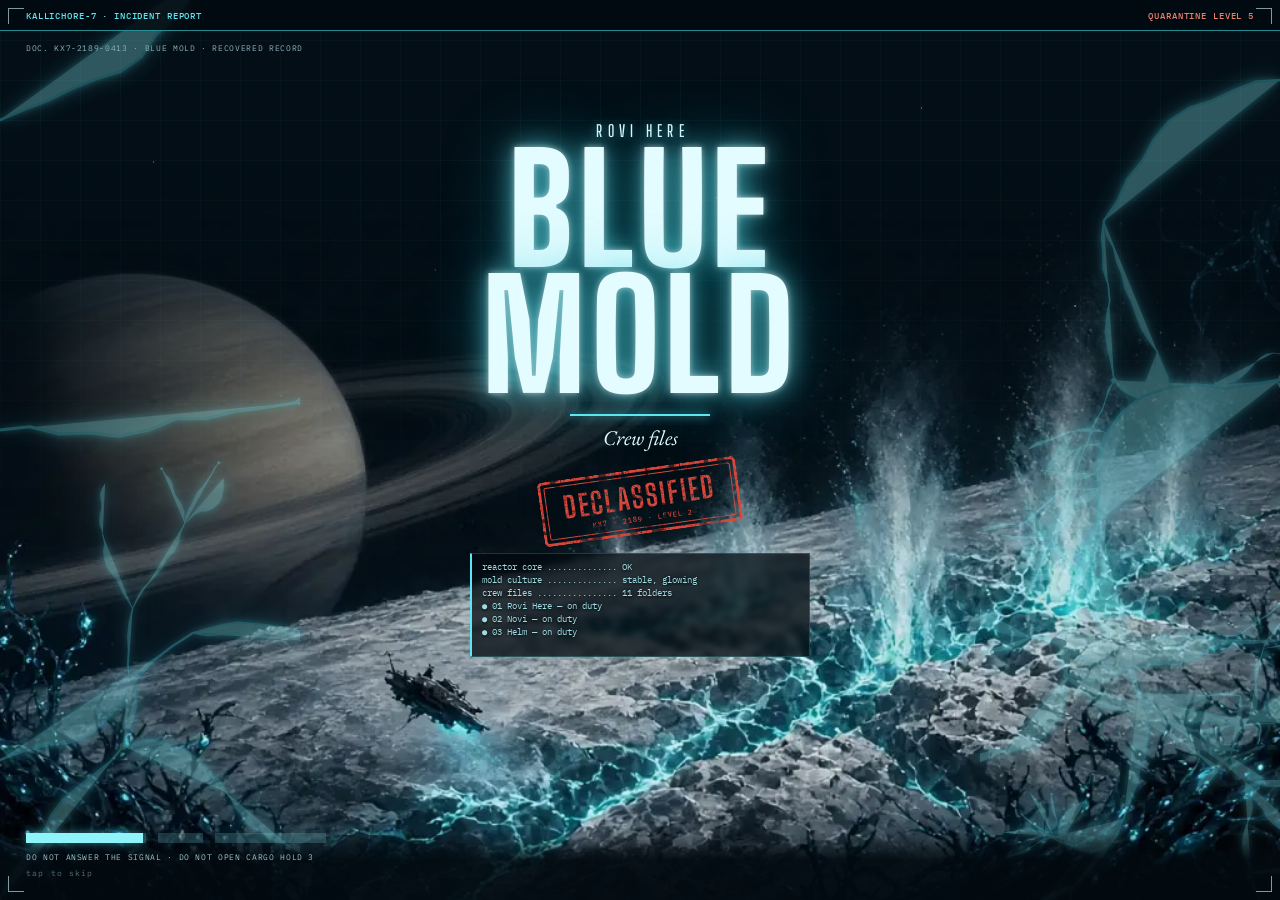
<file: docs/index.html>
<!doctype html>
<html lang="en">
<head>
<meta charset="utf-8">
<meta name="viewport" content="width=device-width,initial-scale=1,viewport-fit=cover,user-scalable=no">
<title>Blue Mold · Rovi's ship</title>
<meta name="description" content="Blue Mold: Rovi's ship, crew files and the containment drills of the KALLICHORE-7 incident, inspired by the book “Blue Mold” by Cal Rennick.">
<meta name="theme-color" content="#030e16">
<meta name="apple-mobile-web-app-capable" content="yes">
<meta name="mobile-web-app-capable" content="yes">
<meta name="apple-mobile-web-app-status-bar-style" content="black-translucent">
<meta name="apple-mobile-web-app-title" content="Blue Mold">
<link rel="manifest" href="manifest.webmanifest">
<link rel="icon" href="ikony/ikona-192.png">
<link rel="apple-touch-icon" href="ikony/apple-touch-icon.png">
<link rel="preload" href="fonts/BigShouldersDisplay-var.woff2" as="font" type="font/woff2" crossorigin>
<link rel="stylesheet" href="style.css">
</head>
<body>
<svg width="0" height="0" style="position:absolute" aria-hidden="true">
  <symbol id="i-crew" viewBox="0 0 24 24"><circle cx="9" cy="8" r="3.2"/><path d="M3 19c.6-3.4 3-5.2 6-5.2s5.4 1.8 6 5.2"/><circle cx="17" cy="9" r="2.4"/><path d="M15.5 13.6c2.6-.3 4.8 1.2 5.5 4.4"/></symbol>
  <symbol id="i-gear" viewBox="0 0 24 24"><path d="M4 7h10M18 7h2M4 17h4M12 17h8"/><circle cx="16" cy="7" r="2.2"/><circle cx="10" cy="17" r="2.2"/></symbol>
  <symbol id="i-snd" viewBox="0 0 24 24"><path d="M4 10v4h3.5L12 18V6L7.5 10z"/><path class="w1" d="M15.5 9.5a3.5 3.5 0 0 1 0 5"/><path class="w2" d="M18 7a7 7 0 0 1 0 10"/><path class="mute" d="M16 9.5l5 5M21 9.5l-5 5"/></symbol>
  <symbol id="i-fit" viewBox="0 0 24 24"><path d="M4 9V4h5M20 9V4h-5M4 15v5h5M20 15v5h-5"/></symbol>
  <symbol id="i-plus" viewBox="0 0 24 24"><path d="M12 5v14M5 12h14"/></symbol>
  <symbol id="i-minus" viewBox="0 0 24 24"><path d="M5 12h14"/></symbol>
  <symbol id="i-x" viewBox="0 0 24 24"><path d="M6 6l12 12M18 6L6 18"/></symbol>
  <symbol id="i-file" viewBox="0 0 24 24"><path d="M6 3h8l4 4v14H6z"/><path d="M14 3v4h4M9 12h6M9 16h6"/></symbol>
  <symbol id="i-ufo" viewBox="0 0 24 24"><path d="M8.3 10.2a3.7 3.7 0 0 1 7.4 0"/><ellipse cx="12" cy="11.6" rx="9.5" ry="3.1"/><path d="M8 17.2l-1.4 3M12 17.6v3M16 17.2l1.4 3"/></symbol>
  <symbol id="i-radio" viewBox="0 0 24 24"><circle cx="12" cy="12" r="1.8"/><path d="M8.5 8.5a5 5 0 0 0 0 7M15.5 8.5a5 5 0 0 1 0 7M5.6 5.6a9 9 0 0 0 0 12.8M18.4 5.6a9 9 0 0 1 0 12.8"/></symbol>
  <symbol id="i-scan" viewBox="0 0 24 24"><path d="M4 8V4h4M20 8V4h-4M4 16v4h4M20 16v4h-4M4 12h16"/></symbol>
  <symbol id="i-dash" viewBox="0 0 24 24"><path d="M4 4h7v8H4zM13 4h7v5h-7zM13 11h7v9h-7zM4 14h7v6H4z"/></symbol>
  <symbol id="i-cmd" viewBox="0 0 24 24"><path d="M4 5h16v14H4z"/><path d="M7.5 9.5l3 2.5-3 2.5M12.5 15h4"/></symbol>
  <symbol id="i-link" viewBox="0 0 24 24"><path d="M10 14a4 4 0 0 0 5.7 0l3-3a4 4 0 0 0-5.7-5.7l-1 1"/><path d="M14 10a4 4 0 0 0-5.7 0l-3 3a4 4 0 0 0 5.7 5.7l1-1"/></symbol>
  <symbol id="i-ref" viewBox="0 0 24 24"><path d="M19 12a7 7 0 1 1-2.1-5"/><path d="M19 4v4h-4"/></symbol>
  <symbol id="i-game" viewBox="0 0 24 24"><path d="M4 4h16v16H4z"/><path d="M4 10h6v10M14 4v6h6"/><circle cx="16.5" cy="15.5" r="2.2"/></symbol>
  <symbol id="i-send" viewBox="0 0 24 24"><path d="M4 12l16-8-6 16-2.5-6.5z"/><path d="M11.5 13.5L20 4"/></symbol>
</svg>

<div id="app">
  <header class="hud">
    <div class="strip">
      <span class="strip-l">BLUE MOLD · SHIP REPORT</span>
      <span class="strip-r"><span id="chipStan" class="st stop"><i></i>STOP</span><span class="sep">·</span><span id="chipCzas">--:--</span></span>
    </div>
    <div class="bar">
      <div class="logo"><b>BLUE MOLD</b><small>DOC. KX7-2189-0413 · ROVI'S SHIP</small></div>
      <nav class="tools">
        <a class="ib lb play" id="btnGame" href="game/" aria-label="Play Blue Mold: Containment" title="Play Containment"><svg><use href="#i-game"/></svg><span>Play</span></a>
        <button class="ib" id="btnPulpit" aria-label="Dashboard (owner tools)" title="Dashboard"><svg><use href="#i-dash"/></svg></button>
        <button class="ib" id="btnPolecenia" aria-label="Commands (owner tools)" title="Commands"><svg><use href="#i-cmd"/></svg></button>
        <button class="ib" id="btnZaloga" aria-label="Crew manifest" title="Crew manifest"><svg><use href="#i-crew"/></svg></button>
        <button class="ib" id="btnSnd" aria-label="Sound" title="Sound"><svg><use href="#i-snd"/></svg></button>
        <button class="ib" id="btnInfo" aria-label="Ship protocol and settings" title="Ship protocol"><svg><use href="#i-gear"/></svg></button>
      </nav>
    </div>
  </header>

  <div id="stage">
    <canvas id="cv" aria-label="Deck plan of the Blue Mold with its crew"></canvas>
    <div class="vign" aria-hidden="true"></div>
    <div class="scan" aria-hidden="true"></div>
    <div class="frame" aria-hidden="true"><i></i><i></i><i></i><i></i></div>
    <div class="cap tl" aria-hidden="true"><i class="recd"></i>DECK SCAN · LIVE</div>
    <div class="cap tr" id="capCrew" aria-live="polite">CREW 11</div>
    <div class="zoom">
      <button id="zIn" aria-label="Zoom in"><svg><use href="#i-plus"/></svg></button>
      <button id="zOut" aria-label="Zoom out"><svg><use href="#i-minus"/></svg></button>
      <button id="zFit" aria-label="Whole ship"><svg><use href="#i-fit"/></svg></button>
    </div>
    <div id="toast" class="toast" role="status"></div>
    <div id="stamp" class="bigstamp" aria-hidden="true" hidden><b>SENT</b><small id="stampSub">KX7 · TX</small></div>
    <button id="btnUfo" class="ufo-fab" type="button" aria-label="Send a message to Rovi"><span class="ufo-ic"><svg><use href="#i-ufo"/></svg></span><span class="ufo-l"><b>Transmit to Rovi</b><small>UFO channel · KX7-TX</small></span></button>
    <div id="focus" class="focus" hidden>
      <div class="f-por"><img id="fAv" alt=""></div>
      <div class="fi"><small class="fref" id="fRef">PERSONNEL FILE</small><b id="fName"></b><small id="fRole" class="frole"></small><span class="fnow"><i id="fSt" class="light"></i><em id="fStT"></em> · <span id="fNow"></span></span></div>
      <button class="ib" id="fDos" aria-label="Open file" title="File"><svg><use href="#i-file"/></svg></button>
      <button class="ib" id="fClose" aria-label="Close"><svg><use href="#i-x"/></svg></button>
    </div>
  </div>

  <aside id="roster" class="roster" aria-label="Crew manifest">
    <div class="p-strip"><span>CREW MANIFEST</span><span id="rosterN">11 CREW</span></div>
    <ol id="rosterList" class="roster-l"></ol>
  </aside>

  <aside id="radio" class="radio" aria-label="Ship radio">
    <button class="radio-h" id="radioH" type="button">
      <span class="rec"><svg><use href="#i-radio"/></svg></span>
      <span class="ch">CHANNEL 01 · TRANSCRIPT</span>
      <img id="radioAv" alt="">
      <span id="radioLast" class="last">listening…</span><span class="arr">▴</span>
    </button>
    <ol id="feed" class="feed"></ol>
  </aside>
</div>

<div id="sheet" class="sheet" role="dialog" aria-modal="true" hidden>
  <div class="sheet-in">
    <div class="sheet-strip"><span id="sheetL">KALLICHORE-7 · INCIDENT REPORT</span><span id="sheetR">BLUE MOLD</span>
      <button class="ib close" id="sheetClose" aria-label="Close"><svg><use href="#i-x"/></svg></button></div>
    <div id="sheetBody"></div>
  </div>
</div>

<div id="boot">
  <div class="boot-art" aria-hidden="true"></div>
  <div class="boot-mold" aria-hidden="true"></div>
  <div class="boot-strip"><span>KALLICHORE-7 · INCIDENT REPORT</span><span class="red">QUARANTINE LEVEL 5</span></div>
  <p class="boot-doc">DOC. KX7-2189-0413 · BLUE MOLD · RECOVERED RECORD</p>
  <div class="boot-in">
    <p class="boot-author">ROVI HERE</p>
    <h1><span>BLUE</span><span>MOLD</span></h1>
    <div class="boot-rule"></div>
    <p class="boot-sub">Crew files</p>
    <div class="boot-stamp"><b>DECLASSIFIED</b><small>KX7 · 2189 · LEVEL 2</small></div>
    <div id="bootLog" class="log"></div>
  </div>
  <div class="boot-foot">
    <div class="bars"><i id="bootBar"></i></div>
    <p>DO NOT ANSWER THE SIGNAL · DO NOT OPEN CARGO HOLD 3</p>
    <p class="skip">tap to skip</p>
  </div>
  <div class="frame" aria-hidden="true"><i></i><i></i><i></i><i></i></div>
</div>

<script src="data/crew.js"></script>
<script src="app.js"></script>
<script src="centrum.js"></script>
</body>
</html>
</file>
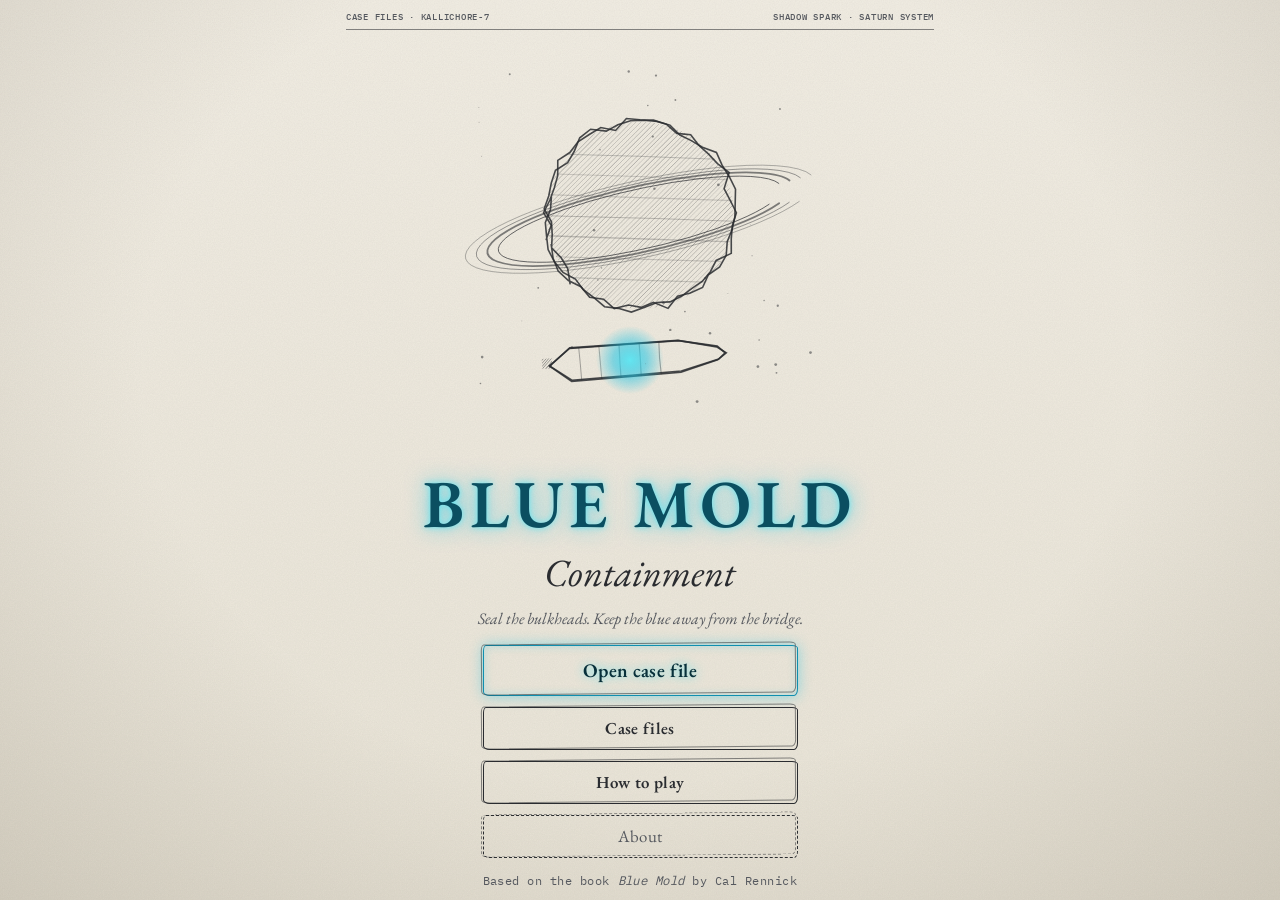
<file: docs/game/index.html>
<!doctype html>
<html lang="en">
<head>
<meta charset="utf-8">
<meta name="viewport" content="width=device-width,initial-scale=1,viewport-fit=cover">
<title>Blue Mold: Containment</title>
<meta name="description" content="A turn-based containment puzzle on the deck plan of the freighter Shadow Spark. Seal the bulkheads before the blue mold reaches the bridge. Twelve case files from the KALLICHORE-7 incident. Based on the book Blue Mold by Cal Rennick.">
<meta name="theme-color" content="#22262a">
<meta name="color-scheme" content="light">
<meta name="mobile-web-app-capable" content="yes">
<meta name="apple-mobile-web-app-capable" content="yes">
<meta name="apple-mobile-web-app-title" content="Containment">
<meta name="apple-mobile-web-app-status-bar-style" content="default">
<link rel="manifest" href="manifest.webmanifest">
<link rel="icon" href="icons/icon-192.png">
<link rel="apple-touch-icon" href="icons/apple-touch-icon.png">
<link rel="stylesheet" href="css/game.css">
</head>
<body>
<div id="paper" aria-hidden="true"></div>

<!-- TITLE -->
<section id="scrTitle" class="scr on" aria-label="Title screen">
  <div class="title-top"><span>CASE FILES · KALLICHORE-7</span><span>SHADOW SPARK · SATURN SYSTEM</span></div>
  <div class="title-art" aria-hidden="true"><canvas id="titleArt" width="360" height="360"></canvas></div>
  <h1 class="logo"><span class="l1">BLUE MOLD</span><span class="l2">Containment</span></h1>
  <p class="tag">Seal the bulkheads. Keep the blue away from the bridge.</p>
  <div class="menu">
    <button class="btn big" id="btnPlay" type="button">Open case file</button>
    <button class="btn" id="btnCases" type="button">Case files</button>
    <button class="btn" id="btnHow" type="button">How to play</button>
    <button class="btn ghost" id="btnAbout" type="button">About</button>
  </div>
  <p class="credit">Based on the book <i>Blue Mold</i> by Cal Rennick</p>
</section>

<!-- LEVEL SELECT -->
<section id="scrCases" class="scr" aria-label="Case files">
  <header class="bar"><button class="ib" data-go="title" aria-label="Back">&larr;</button><h2>Case files</h2><span id="casesSum" class="sum"></span></header>
  <p class="sub">Reconstructed from the flight recorder of the freighter <i>Shadow Spark</i>. Close a case to open the next one.</p>
  <ol id="caseList" class="cases"></ol>
  <p id="caseLockNote" class="note" hidden></p>
</section>

<!-- GAME -->
<section id="scrGame" class="scr" aria-label="Containment">
  <header class="bar">
    <button class="ib" id="gBack" aria-label="Case files">&larr;</button>
    <div class="gt"><small id="gCode">KX7-01</small><b id="gTitle">Dock 14</b></div>
    <span class="turn" id="gTurn">Turn 0</span>
  </header>
  <div class="hud">
    <span class="chip" id="gSeals" title="Seals left"><i class="ico seal"></i><b>1</b><small>seals</small></span>
    <span class="chip" id="gTorch" title="Torch charges"><i class="ico torch"></i><b>0</b><small>torch</small></span>
    <span class="chip wide" id="gClean" title="Deck still clean"><b>100%</b><small>clean</small></span>
  </div>
  <div id="board" class="board"><canvas id="cv" aria-label="Deck plan"></canvas><div id="toast" class="toast" role="status" aria-live="polite"></div></div>
  <p id="srStatus" class="sr" aria-live="polite"></p>
  <nav class="actions" aria-label="Actions">
    <button class="act" id="aUndo" type="button" aria-label="Undo last turn"><svg class="i" viewBox="0 0 24 24" aria-hidden="true"><path d="M9 7H5V3"/><path d="M5.5 7.5A8 8 0 1 1 4 13"/></svg><small>Undo</small></button>
    <button class="act" id="aTorch" type="button" aria-pressed="false" aria-label="Torch mode"><svg class="i" viewBox="0 0 24 24" aria-hidden="true"><path d="M12 3c1 3 4 4.5 4 8.5a4 4 0 0 1-8 0c0-2 1-3 2-4 0 2 1 3 2 3 0-3-1-5 0-7.5z"/><path d="M10 19h4M11 22h2"/></svg><small>Torch</small></button>
    <button class="act main" id="aWait" type="button" aria-label="Wait one turn"><svg class="i" viewBox="0 0 24 24" aria-hidden="true"><path d="M6 3h12M6 21h12"/><path d="M7 3c0 5 10 5 10 9s-10 4-10 9"/><path d="M17 3c0 5-10 5-10 9s10 4 10 9"/></svg><small>Wait</small></button>
    <button class="act" id="aRestart" type="button" aria-label="Restart case"><svg class="i" viewBox="0 0 24 24" aria-hidden="true"><path d="M15 7h4V3"/><path d="M18.5 7.5A8 8 0 1 0 20 13"/></svg><small>Restart</small></button>
  </nav>
</section>

<!-- HOW TO PLAY -->
<section id="scrHow" class="scr" aria-label="How to play">
  <header class="bar"><button class="ib" data-go="back" aria-label="Back">&larr;</button><h2>How to play</h2></header>
  <div class="doc">
    <p>Each case is a deck plan of the freighter <i>Shadow Spark</i>. The glowing blue is the mold.</p>
    <ol class="rules">
      <li><b>One action per turn.</b> Tap a <b>door</b> or a <b>vent</b> to seal it (uses one seal), switch on the <b>torch</b> and tap a mold cell to burn it to ash, or press <b>Wait</b>.</li>
      <li><b>Then the mold grows</b> into every open neighbouring cell &ndash; up, down, left and right. The faint blue dots show where it will grow next.</li>
      <li><b>Vents are connected.</b> If the mold reaches an open vent, next turn it bursts out of every other open vent.</li>
      <li><b>Frost slows it down.</b> Cold storage cells (marked with asterisks) need two turns to be overgrown.</li>
      <li><b>Ash is final.</b> Nothing grows through a burned cell. Infected doors can no longer be sealed &ndash; but they can be burned.</li>
      <li><b>Win</b> when the mold has nowhere left to grow. <b>Lose</b> if it touches the bridge, the reactor or the crew quarters.</li>
    </ol>
    <p>Stars: three stars for the smallest possible infection, fewer for a messier containment. <b>Undo</b> takes back one turn; <b>Restart</b> begins the case again.</p>
  </div>
</section>

<!-- ABOUT -->
<section id="scrAbout" class="scr" aria-label="About">
  <header class="bar"><button class="ib" data-go="back" aria-label="Back">&larr;</button><h2>About</h2></header>
  <div class="doc">
    <p><b>Blue Mold: Containment</b> is a small puzzle game set in the world of the sci-fi horror novel <i>Blue Mold</i> by Cal Rennick. A freighter, a frozen container from the station Kallichore-7, sixteen hours to Enceladus &ndash; and something blue that keeps growing.</p>
    <p>The game works offline, has no ads, no accounts and no purchases, and collects no data. Your progress is saved only on this device. <a href="privacy.html">Privacy policy</a></p>
    <p class="soon"><b><i>Blue Mold</i> by Cal Rennick</b> &mdash; coming soon.</p>
    <p class="small">Follow Rovi Here for the story, music and news:</p>
    <p class="links"><a class="btn small" href="https://www.youtube.com/@RoviHere" target="_blank" rel="noopener">YouTube</a><a class="btn small" href="https://www.tiktok.com/@roviheree" target="_blank" rel="noopener">TikTok</a><a class="btn small" href="https://x.com/RoviHere" target="_blank" rel="noopener">X</a><a class="btn small" href="https://suno.com/@kkruk93" target="_blank" rel="noopener">Suno (music)</a></p>
    <p class="small">Code and art are original. Typefaces: EB Garamond and IBM Plex Mono (SIL Open Font License, see <a href="fonts/OFL-EBGaramond.txt">OFL</a>). Version <span id="ver"></span>.</p>
    <p class="small"><a href="../">&larr; Back to the Blue Mold ship</a></p>
    <p><button class="btn ghost small" id="btnReset" type="button">Reset progress</button></p>
  </div>
</section>

<!-- MODAL (briefing / result) -->
<div id="modal" class="modal" hidden role="dialog" aria-modal="true" aria-labelledby="mTitle">
  <div class="card">
    <div class="card-top"><span id="mKicker">CASE FILE</span><span id="mCode">KX7-01</span></div>
    <h3 id="mTitle">Dock 14</h3>
    <p id="mTime" class="time"></p>
    <div id="mBody"></div>
    <div id="mStamp" class="stamp" hidden></div>
    <div class="row" id="mBtns"></div>
  </div>
</div>

<script src="js/engine.js"></script>
<script src="js/levels.js"></script>
<script src="js/render.js"></script>
<script src="js/main.js"></script>
</body>
</html>
</file>
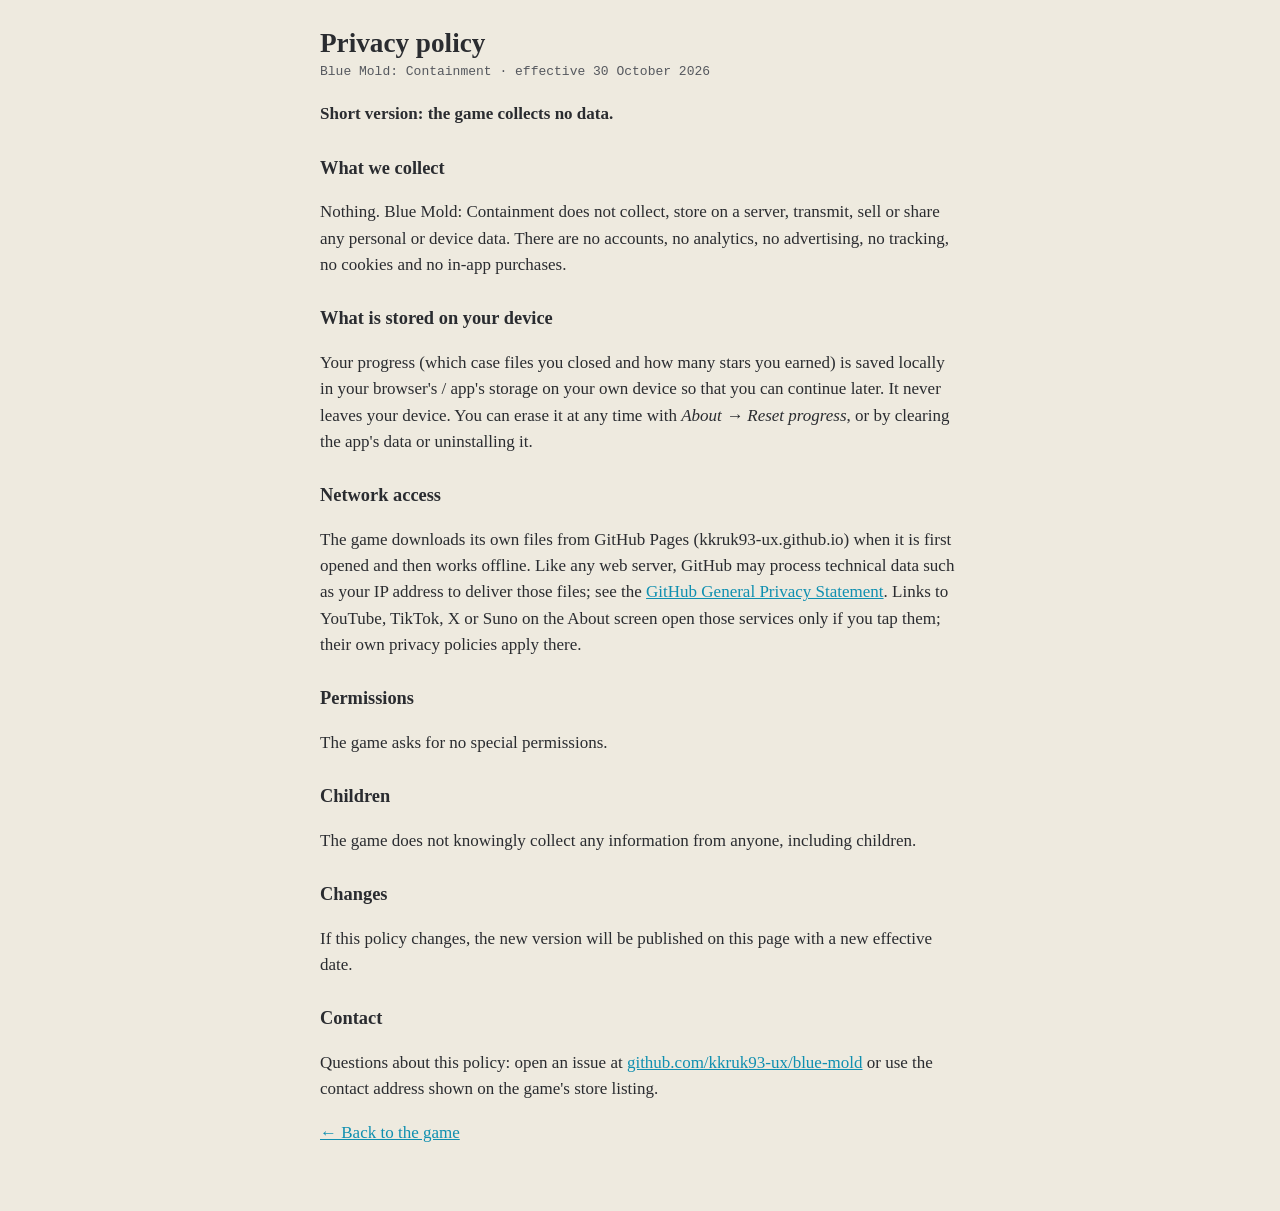
<file: docs/game/privacy.html>
<!doctype html>
<html lang="en">
<head>
<meta charset="utf-8">
<meta name="viewport" content="width=device-width,initial-scale=1">
<title>Privacy policy – Blue Mold: Containment</title>
<meta name="theme-color" content="#22262a">
<link rel="icon" href="icons/icon-192.png">
<style>
body{margin:0;background:#eeeadf;color:#2a2c30;font:17px/1.55 Georgia,"Times New Roman",serif}
main{max-width:640px;margin:0 auto;padding:28px 20px 48px}
h1{font-size:1.7rem;line-height:1.15;margin:0 0 4px}
h2{font-size:1.15rem;margin:26px 0 6px}
.meta{font:13px/1.4 ui-monospace,Menlo,Consolas,monospace;color:#55585e;margin:0 0 20px}
a{color:#0f8fb0}
</style>
</head>
<body>
<main>
<h1>Privacy policy</h1>
<p class="meta">Blue Mold: Containment · effective 30 October 2026</p>

<p><b>Short version: the game collects no data.</b></p>

<h2>What we collect</h2>
<p>Nothing. Blue Mold: Containment does not collect, store on a server, transmit, sell or share any personal or device data. There are no accounts, no analytics, no advertising, no tracking, no cookies and no in-app purchases.</p>

<h2>What is stored on your device</h2>
<p>Your progress (which case files you closed and how many stars you earned) is saved locally in your browser's / app's storage on your own device so that you can continue later. It never leaves your device. You can erase it at any time with <i>About → Reset progress</i>, or by clearing the app's data or uninstalling it.</p>

<h2>Network access</h2>
<p>The game downloads its own files from GitHub Pages (kkruk93-ux.github.io) when it is first opened and then works offline. Like any web server, GitHub may process technical data such as your IP address to deliver those files; see the <a href="https://docs.github.com/en/site-policy/privacy-policies/github-general-privacy-statement">GitHub General Privacy Statement</a>. Links to YouTube, TikTok, X or Suno on the About screen open those services only if you tap them; their own privacy policies apply there.</p>

<h2>Permissions</h2>
<p>The game asks for no special permissions.</p>

<h2>Children</h2>
<p>The game does not knowingly collect any information from anyone, including children.</p>

<h2>Changes</h2>
<p>If this policy changes, the new version will be published on this page with a new effective date.</p>

<h2>Contact</h2>
<p>Questions about this policy: open an issue at <a href="https://github.com/kkruk93-ux/blue-mold/issues">github.com/kkruk93-ux/blue-mold</a> or use the contact address shown on the game's store listing.</p>

<p><a href="./">← Back to the game</a></p>
</main>
</body>
</html>
</file>
<file: docs/style.css>
/* Blue Mold v4 – styled after the book "Blue Mold" by Cal Rennick: incident report, personnel files, stamps. */
@font-face{font-family:"BSD";src:url(fonts/BigShouldersDisplay-var.woff2) format("woff2");font-weight:100 900;font-display:swap}
@font-face{font-family:"Plex";src:url(fonts/IBMPlexMono-Regular-Latin1.woff2) format("woff2");font-weight:400;unicode-range:U+0020-00FF,U+2013-2026,U+20AC;font-display:swap}
@font-face{font-family:"Plex";src:url(fonts/IBMPlexMono-Regular-Latin2.woff2) format("woff2");font-weight:400;unicode-range:U+0100-017F;font-display:swap}
@font-face{font-family:"Plex";src:url(fonts/IBMPlexMono-Regular-Pi.woff2) format("woff2");font-weight:400 700;unicode-range:U+2190-21FF,U+2248,U+25A0-25FF,U+2713,U+22EE;font-display:swap}
@font-face{font-family:"Plex";src:url(fonts/IBMPlexMono-Medium-Latin1.woff2) format("woff2");font-weight:500 800;unicode-range:U+0020-00FF,U+2013-2026,U+20AC;font-display:swap}
@font-face{font-family:"Plex";src:url(fonts/IBMPlexMono-Medium-Latin2.woff2) format("woff2");font-weight:500 800;unicode-range:U+0100-017F;font-display:swap}
@font-face{font-family:"BMSerif";src:url(fonts/EBGaramond-Regular.woff2) format("woff2");font-weight:400 500;font-style:normal;font-display:swap}
@font-face{font-family:"BMSerif";src:url(fonts/EBGaramond-SemiBold.woff2) format("woff2");font-weight:600 800;font-style:normal;font-display:swap}
@font-face{font-family:"BMSerif";src:url(fonts/EBGaramond-Italic.woff2) format("woff2");font-weight:400 800;font-style:italic;font-display:swap}

:root{
  --bg:#030e16;--bg2:#020a10;--navy:#0b2a3a;--panel:#061620;--panel2:#081d29;
  --line:rgba(92,230,242,.3);--line2:rgba(92,230,242,.14);--cyan:#3fe0e6;--glow:#5CE6F2;--mold:#24bed2;--ice:#d6fafc;--title:#e3fcff;
  --bone:#d3e3ea;--muted:#86a3b0;--dim:#56717e;--red:#d9473b;--red2:#eb7d69;--ok:#7df0c8;--amber:#f2b46b;
  --mono:"Plex",ui-monospace,Menlo,monospace;--disp:"BSD",Impact,"Arial Narrow",sans-serif;--serif:"BMSerif","EB Garamond",Georgia,serif;
  --grain:url(grafika/szum.png);
}
*{box-sizing:border-box;-webkit-tap-highlight-color:transparent}
html,body{margin:0;height:100%;background:var(--bg);color:var(--bone);font:14px/1.45 var(--mono);overflow:hidden;overscroll-behavior:none;-webkit-user-select:none;user-select:none}
button{font-family:inherit}
svg{width:18px;height:18px;fill:none;stroke:currentColor;stroke-width:1.7;stroke-linecap:round;stroke-linejoin:round}
:focus-visible{outline:1px solid var(--glow);outline-offset:2px}
#app{position:fixed;inset:0;display:grid;grid-template-rows:auto minmax(0,1fr) auto;grid-template-columns:minmax(0,1fr)}
.hud,.radio,#stage,.roster{min-width:0}

/* ---------- HUD: pasek raportu ---------- */
.hud{position:relative;z-index:6;padding-top:env(safe-area-inset-top);background:linear-gradient(180deg,#041019,rgba(3,14,22,.96));border-bottom:1px solid var(--line)}
.strip{display:flex;align-items:center;justify-content:space-between;gap:10px;padding:5px 14px 4px;background:var(--bg2);border-bottom:1px solid rgba(63,224,230,.55);font:600 .6rem/1.2 var(--mono);letter-spacing:.09em;color:var(--glow);white-space:nowrap}
.strip-l{overflow:hidden;text-overflow:ellipsis}
.strip-r{display:flex;align-items:center;gap:6px;color:var(--muted)}
.strip .sep{opacity:.5}
.st{display:inline-flex;align-items:center;gap:5px;font-weight:600}
.st i{width:6px;height:6px;border-radius:50%;background:currentColor;box-shadow:0 0 6px currentColor}
.st.stop{color:var(--red2)}.st.stop i{animation:blink 1.4s infinite}
.st.sim{color:var(--amber)}.st.ok{color:var(--ok)}
@keyframes blink{50%{opacity:.25}}
.bar{display:flex;align-items:center;gap:10px;padding:8px 14px 9px}
.logo{display:flex;flex-direction:column;line-height:1;min-width:0}
.logo b{font:800 1.75rem/.88 var(--disp);letter-spacing:.07em;color:var(--title);text-shadow:0 0 16px rgba(92,230,242,.65),0 0 2px rgba(255,255,255,.6)}
.logo small{margin-top:4px;font:500 .55rem/1.1 var(--mono);letter-spacing:.09em;color:var(--muted);white-space:nowrap;overflow:hidden;text-overflow:ellipsis}
.tools{display:flex;gap:6px;margin-left:auto}
.ib{position:relative;flex:0 0 36px;width:36px;height:36px;display:grid;place-items:center;border:1px solid var(--line);background:rgba(3,14,22,.7);color:var(--glow);cursor:pointer;transition:background .2s,box-shadow .2s,transform .1s}
.ib::after{content:"";position:absolute;inset:-4px;pointer-events:none;opacity:0;transition:opacity .2s;background:
  linear-gradient(var(--ice),var(--ice)) left top/6px 1px no-repeat,linear-gradient(var(--ice),var(--ice)) left top/1px 6px no-repeat,
  linear-gradient(var(--ice),var(--ice)) right bottom/6px 1px no-repeat,linear-gradient(var(--ice),var(--ice)) right bottom/1px 6px no-repeat}
.ib:hover{background:rgba(36,190,210,.18);box-shadow:0 0 14px rgba(92,230,242,.3)}.ib:hover::after{opacity:1}
.ib:active{transform:scale(.93)}
#btnSnd .w1,#btnSnd .w2{display:none}body.snd-on #btnSnd .w1,body.snd-on #btnSnd .w2{display:inline}body.snd-on #btnSnd .mute{display:none}
body.snd-on #btnSnd{color:var(--ice);box-shadow:0 0 12px rgba(92,230,242,.45)}
@media(max-width:400px){.strip{font-size:.54rem;padding:4px 10px}.bar{padding:7px 10px 8px}.logo b{font-size:1.55rem}.logo small{font-size:.5rem}.ib{flex-basis:34px;width:34px;height:34px}}

/* ---------- scena ---------- */
#stage{position:relative;min-height:0;overflow:hidden;background:var(--bg)}
#cv{position:absolute;inset:0;width:100%;height:100%;display:block;touch-action:none;cursor:grab}
#cv:active{cursor:grabbing}
.vign{position:absolute;inset:0;pointer-events:none;background:radial-gradient(ellipse at 50% 42%,transparent 58%,rgba(1,6,10,.6) 100%)}
.scan{position:absolute;inset:0;pointer-events:none;opacity:0;transition:opacity .4s;background:repeating-linear-gradient(0deg,rgba(0,0,0,.26) 0 1px,transparent 1px 3px);mix-blend-mode:multiply}
.scan::after{content:"";position:absolute;inset:0;height:30%;background:linear-gradient(180deg,transparent,rgba(92,230,242,.06) 50%,transparent);animation:sweep 6s linear infinite}
body.crt-on .scan{opacity:1}body.crt-on #cv{filter:saturate(1.1) contrast(1.05)}
@keyframes sweep{from{transform:translateY(-100%)}to{transform:translateY(400%)}}
.frame i{position:absolute;width:16px;height:16px;border:1.5px solid rgba(214,250,252,.55);pointer-events:none}
.frame i:nth-child(1){left:8px;top:8px;border-right:0;border-bottom:0}.frame i:nth-child(2){right:8px;top:8px;border-left:0;border-bottom:0}
.frame i:nth-child(3){left:8px;bottom:8px;border-right:0;border-top:0}.frame i:nth-child(4){right:8px;bottom:8px;border-left:0;border-top:0}
.cap{position:absolute;top:12px;z-index:2;pointer-events:none;font:600 .54rem/1 var(--mono);letter-spacing:.12em;color:rgba(143,244,250,.75);text-shadow:0 1px 4px #000;white-space:nowrap}
.cap.tl{left:30px;display:flex;align-items:center;gap:6px}.cap.tr{right:30px;color:rgba(214,250,252,.6)}
.recd{width:6px;height:6px;border-radius:50%;background:var(--red2);box-shadow:0 0 6px var(--red2);animation:blink 1.6s infinite}
.zoom{position:absolute;right:12px;top:50%;transform:translateY(-50%);z-index:3;display:flex;flex-direction:column;border:1px solid var(--line);background:rgba(3,14,22,.8);backdrop-filter:blur(8px);-webkit-backdrop-filter:blur(8px)}
.zoom button{width:38px;height:38px;display:grid;place-items:center;background:none;border:0;color:var(--glow);cursor:pointer}
.zoom button+button{border-top:1px solid var(--line2)}.zoom button:hover{background:rgba(36,190,210,.16)}.zoom button:active{background:rgba(92,230,242,.25)}
.toast{position:absolute;left:50%;top:34px;z-index:7;transform:translate(-50%,-8px);opacity:0;max-width:calc(100% - 28px);padding:8px 14px 8px 12px;background:rgba(3,14,22,.94);border:1px solid var(--line);border-left:3px solid var(--glow);color:var(--ice);font:600 .66rem/1.3 var(--mono);letter-spacing:.06em;white-space:nowrap;overflow:hidden;text-overflow:ellipsis;transition:.3s;pointer-events:none;box-shadow:0 10px 30px rgba(0,0,0,.5),0 0 20px rgba(92,230,242,.18)}
.toast.on{opacity:1;transform:translate(-50%,0)}
.toast.big{border-left-color:var(--ok);color:#e8fff6}

/* stamp (like QUARANTINE / DECLASSIFIED on the cover) */
.stamp,.bigstamp,.boot-stamp{color:var(--red);border:3px solid currentColor;border-radius:5px;position:relative;font-family:var(--disp);font-weight:800;text-transform:uppercase;letter-spacing:.08em;line-height:1;
  -webkit-mask-image:var(--grain);mask-image:var(--grain);-webkit-mask-size:120px;mask-size:120px}
.stamp::before,.bigstamp::before,.boot-stamp::before{content:"";position:absolute;inset:3px;border:1.2px solid currentColor;border-radius:2px;pointer-events:none}
.bigstamp{position:absolute;left:50%;top:38%;z-index:8;display:flex;flex-direction:column;align-items:center;gap:6px;width:max-content;white-space:nowrap;padding:14px 26px 16px;background:rgba(3,14,22,.35);pointer-events:none;transform:translate(-50%,-50%) rotate(-8deg) scale(2.2);opacity:0}
.bigstamp b{font-size:3.4rem;font-weight:800;letter-spacing:.1em;text-shadow:0 0 18px rgba(217,71,59,.35)}
.bigstamp small{display:block;font:600 .62rem/1.2 var(--mono);letter-spacing:.14em}
.bigstamp.on{animation:stampBig 2.6s cubic-bezier(.2,.9,.25,1) forwards}
@keyframes stampBig{0%{opacity:0;transform:translate(-50%,-50%) rotate(-14deg) scale(2.3)}14%{opacity:1;transform:translate(-50%,-50%) rotate(-8deg) scale(.96)}20%{transform:translate(-50%,-50%) rotate(-8deg) scale(1)}82%{opacity:1}100%{opacity:0;transform:translate(-50%,-50%) rotate(-8deg) scale(1)}}
.bigstamp[hidden]{display:none}

/* ---------- przycisk „Nadaj do Rovi” ---------- */
.ufo-fab{position:absolute;left:18px;bottom:20px;z-index:4;display:flex;align-items:center;gap:10px;padding:7px 16px 7px 7px;border:1px solid var(--ice);border-radius:2px;background:linear-gradient(180deg,#9ff6fb,#3fd6e0 55%,#25b3c4);color:#02141c;cursor:pointer;transition:opacity .25s,transform .25s;animation:fabGlow 3s ease-in-out infinite}
.ufo-fab::before,.ufo-fab::after{content:"";position:absolute;width:10px;height:10px;border:1.5px solid var(--ice);pointer-events:none}
.ufo-fab::before{left:-6px;top:-6px;border-right:0;border-bottom:0}.ufo-fab::after{right:-6px;bottom:-6px;border-left:0;border-top:0}
.ufo-ic{width:36px;height:36px;display:grid;place-items:center;background:#03141d;color:var(--glow);border:1px solid rgba(2,20,28,.5)}
.ufo-ic svg{width:24px;height:24px;stroke-width:1.8;animation:ufoBob 2.2s ease-in-out infinite}
.ufo-l{display:flex;flex-direction:column;text-align:left;line-height:1}
.ufo-l b{font:800 1.22rem/1 var(--disp);letter-spacing:.07em;text-transform:uppercase}
.ufo-l small{margin-top:3px;font:600 .52rem var(--mono);letter-spacing:.14em;text-transform:uppercase;color:#0b3a46}
.ufo-fab:hover{filter:brightness(1.08)}.ufo-fab:active{transform:scale(.96)}
#stage:has(.focus.on) .ufo-fab,body.ufo-fly .ufo-fab{opacity:0;pointer-events:none;transform:translateY(14px)}
@keyframes fabGlow{0%,100%{box-shadow:0 0 14px rgba(92,230,242,.3),0 8px 24px rgba(0,0,0,.5)}50%{box-shadow:0 0 30px rgba(92,230,242,.6),0 8px 24px rgba(0,0,0,.5)}}
@keyframes ufoBob{0%,100%{transform:translateY(1px) rotate(-7deg)}50%{transform:translateY(-1.5px) rotate(7deg)}}

/* ---------- pasek wybranej postaci ---------- */
.focus{position:absolute;left:10px;right:10px;bottom:12px;z-index:5;display:flex;align-items:center;gap:11px;padding:9px 9px 9px 9px;background:rgba(4,16,24,.94);border:1px solid var(--line);border-top:2px solid var(--glow);box-shadow:0 14px 40px rgba(0,0,0,.6);opacity:0;transform:translateY(16px);transition:.28s cubic-bezier(.2,.9,.3,1.15);backdrop-filter:blur(10px);-webkit-backdrop-filter:blur(10px)}
.focus.on{opacity:1;transform:none}
.f-por{flex:0 0 58px;width:58px;height:58px;border:1px solid var(--glow);padding:2px;background:var(--bg);box-shadow:0 0 14px rgba(92,230,242,.25)}
.f-por img{width:100%;height:100%;display:block;object-fit:cover}
.fi{flex:1;min-width:0;display:flex;flex-direction:column;gap:1px}
.fref{font:600 .52rem var(--mono);letter-spacing:.14em;color:var(--muted);white-space:nowrap;overflow:hidden;text-overflow:ellipsis}
.fi b{font:800 1.35rem/1 var(--disp);letter-spacing:.04em;text-transform:uppercase;color:var(--title)}
.frole{font:italic .9rem/1.15 var(--serif);color:#a9dfe5;white-space:nowrap;overflow:hidden;text-overflow:ellipsis}
.fnow{font-size:.62rem;color:#bcd2da;white-space:nowrap;overflow:hidden;text-overflow:ellipsis;margin-top:2px}
.fnow em{font-style:normal;font-weight:600;letter-spacing:.06em}
.focus[hidden]{display:none}.focus:not(.on){pointer-events:none}
.light{display:inline-block;width:7px;height:7px;border-radius:50%;margin-right:5px;vertical-align:middle;background:var(--muted)}
.light.pauza{background:var(--red2);box-shadow:0 0 7px var(--red2)}.light.aktywny,.light.na{background:var(--ok);box-shadow:0 0 7px var(--ok);animation:blink 2s infinite}.light.wolne{background:var(--amber);box-shadow:0 0 7px var(--amber)}
@media(min-width:900px){.focus{left:auto;right:64px;bottom:18px;width:440px}}

/* ---------- panele boczne (desktop) i radio ---------- */
.p-strip{display:flex;justify-content:space-between;gap:10px;padding:6px 12px 5px;background:var(--navy);border-bottom:1px solid rgba(63,224,230,.55);font:600 .58rem/1.2 var(--mono);letter-spacing:.1em;color:#fff;white-space:nowrap}
.p-strip span+span{color:#7fe6ee}
.roster{display:none}
.radio{position:relative;z-index:5;margin:0;padding-bottom:env(safe-area-inset-bottom);background:linear-gradient(180deg,#051520,var(--bg2));border-top:1px solid var(--line)}
.radio::before{content:"";position:absolute;inset:0;pointer-events:none;background:repeating-linear-gradient(0deg,rgba(92,230,242,.03) 0 1px,transparent 1px 3px)}
.radio-h{position:relative;width:100%;display:flex;align-items:center;gap:9px;padding:9px 14px;background:none;border:0;color:var(--glow);font:600 .58rem var(--mono);letter-spacing:.12em;cursor:pointer;text-align:left}
.rec{display:grid;place-items:center;color:var(--ok);animation:blink 1.6s infinite}.rec svg{width:16px;height:16px}
.radio-h .ch{white-space:nowrap}
.radio-h img{width:24px;height:24px;border:1px solid var(--line);object-fit:cover}
.radio-h .last{flex:1;min-width:0;color:var(--bone);font:400 .92rem/1.2 var(--serif);letter-spacing:0;white-space:nowrap;overflow:hidden;text-overflow:ellipsis}
.radio-h .arr{color:var(--glow);transition:transform .3s}
@media(max-width:430px){.radio-h .ch{display:none}}
.feed{position:relative;list-style:none;margin:0;padding:0 14px;max-height:0;overflow-y:auto;transition:max-height .35s ease;-webkit-user-select:text;user-select:text}
.radio.open .feed{max-height:42vh;padding-bottom:10px}.radio.open .arr{transform:rotate(180deg)}
.feed li{display:flex;gap:10px;padding:8px 0;border-top:1px solid var(--line2);animation:in .35s ease-out}
@keyframes in{from{opacity:0;transform:translateX(-8px)}}
.feed img,.feed .sys{flex:0 0 32px;width:32px;height:32px;border:1px solid var(--line);object-fit:cover}
.feed .sys{display:grid;place-items:center;color:var(--red2);font:800 1.05rem var(--disp);border-color:rgba(235,125,105,.6);background:rgba(217,71,59,.1)}
.rb{flex:1;min-width:0}
.feed .meta{font:600 .56rem/1.3 var(--mono);letter-spacing:.1em;color:var(--muted);text-transform:uppercase}
.feed .meta b{color:var(--glow);font-weight:600}.feed .meta i{font-style:normal;color:#a9c4ce}.feed .meta .tk{color:var(--dim);margin-left:4px}
.feed .t{float:right;color:var(--dim)}
.feed .m{margin-top:1px;font:400 .98rem/1.32 var(--serif);color:#dbe9ee}
.feed li.think .m{font-style:italic;color:var(--muted)}.feed li.think img{opacity:.6}
.feed li.ufo{background:linear-gradient(90deg,rgba(92,230,242,.09),transparent 70%);border-left:2px solid var(--glow);padding-left:8px;margin:0 -6px}
.feed .sys.ufo{border-color:var(--glow);background:rgba(92,230,242,.1);color:var(--glow)}.feed .sys.ufo svg{width:20px;height:20px}
.feed li.ufo .meta b{color:var(--ice);letter-spacing:.14em}.feed li.ufo .m{white-space:pre-wrap;word-break:break-word}
.tx-log button,.feed .recopy{margin-top:5px;padding:3px 9px;border:1px solid var(--line);background:none;color:var(--glow);font:600 .56rem var(--mono);letter-spacing:.08em;text-transform:uppercase;cursor:pointer}
.tx-log button:hover,.feed .recopy:hover{background:rgba(92,230,242,.12)}

.roster-l{list-style:none;margin:0;padding:4px 0;overflow-y:auto;flex:1}
.roster-l button,.reg-l button{width:100%;display:grid;grid-template-columns:22px 36px minmax(0,1fr) auto;align-items:center;gap:10px;padding:7px 12px;border:0;border-bottom:1px solid var(--line2);background:none;color:var(--bone);cursor:pointer;text-align:left;transition:background .2s}
.roster-l button:hover,.reg-l button:hover{background:rgba(36,190,210,.1)}
.roster-l button.on{background:rgba(36,190,210,.16);box-shadow:inset 3px 0 0 var(--glow)}
.no{font:600 .62rem var(--mono);color:var(--mold)}
.roster-l img,.reg-l img{width:36px;height:36px;border:1px solid var(--line);object-fit:cover;background:var(--bg)}
.nm{min-width:0;display:flex;flex-direction:column;line-height:1.15}
.nm b{font:600 1rem/1.15 var(--serif);color:var(--title);white-space:nowrap;overflow:hidden;text-overflow:ellipsis}
.nm em{font:italic .84rem/1.2 var(--serif);color:var(--muted);white-space:nowrap;overflow:hidden;text-overflow:ellipsis}
.sm{font:600 .5rem/1 var(--mono);letter-spacing:.1em;padding:4px 6px 3px;border:1px solid currentColor;white-space:nowrap}
.sm.pauza{color:var(--red2)}.sm.aktywny{color:var(--ok)}.sm.na{color:var(--amber)}.sm.wolne{color:var(--muted)}.sm.sim{color:var(--amber)}

@media(min-width:900px){
  #app{grid-template-columns:minmax(0,1fr) 370px;grid-template-rows:auto minmax(0,1.15fr) minmax(0,1fr)}
  .hud{grid-column:1/-1}
  #stage{grid-row:2/4;grid-column:1}
  .roster{display:flex;flex-direction:column;grid-row:2;grid-column:2;min-height:0;margin:10px 10px 5px 0;border:1px solid var(--line);background:rgba(4,16,24,.92)}
  .radio{grid-row:3;grid-column:2;display:flex;flex-direction:column;min-height:0;margin:5px 10px 10px 0;border:1px solid var(--line);padding-bottom:0}
  .feed{max-height:none!important;flex:1;padding-bottom:10px}
  .radio-h{cursor:default;background:var(--navy);border-bottom:1px solid rgba(63,224,230,.55);color:#fff;padding:6px 12px 5px}
  .radio-h .arr,.radio-h .last,.radio-h img{display:none}
  .radio-h .ch{display:inline}
  .bar{padding:9px 18px 10px}.strip{padding:5px 18px 4px}
  .logo{flex-direction:row;align-items:baseline;gap:14px}.logo small{font-size:.6rem}
}

/* ---------- arkusze (dialogi) ---------- */
.sheet{position:fixed;inset:0;z-index:20;background:rgba(1,6,10,.66);backdrop-filter:blur(4px);-webkit-backdrop-filter:blur(4px);display:flex;align-items:flex-end;justify-content:center;animation:fade .25s}
.sheet[hidden]{display:none}
@keyframes fade{from{opacity:0}}
.sheet-in{position:relative;width:100%;max-width:640px;max-height:92vh;max-height:92dvh;overflow-y:auto;overscroll-behavior:contain;padding:0 0 calc(14px + env(safe-area-inset-bottom));
  background:linear-gradient(rgba(92,230,242,.035) 1px,transparent 1px) 0 0/24px 24px,linear-gradient(90deg,rgba(92,230,242,.035) 1px,transparent 1px) 0 0/24px 24px,linear-gradient(180deg,#071a25,#04111a);
  border:1px solid var(--line);border-bottom:0;box-shadow:0 -10px 50px rgba(0,0,0,.6),0 0 0 1px rgba(0,0,0,.4);animation:up .34s cubic-bezier(.2,.9,.3,1.08);-webkit-user-select:text;user-select:text}
.sheet-in::after{content:"";position:absolute;right:0;top:30px;width:150px;height:440px;pointer-events:none;background:url(grafika/plesn-r.svg) right top/contain no-repeat;opacity:.16;filter:drop-shadow(0 0 4px #5CE6F2)}
@keyframes up{from{transform:translateY(50px);opacity:0}}
@media(min-width:760px){.sheet{align-items:center;padding:24px}.sheet-in{max-height:88vh;border-bottom:1px solid var(--line);padding-bottom:16px}}
.sheet-strip{position:sticky;top:0;z-index:3;display:flex;align-items:center;gap:10px;min-height:42px;padding:0 6px 0 14px;background:var(--bg2);border-bottom:1px solid rgba(63,224,230,.55);font:600 .6rem/1.2 var(--mono);letter-spacing:.1em;color:var(--glow)}
.sheet-strip #sheetL{flex:1;min-width:0;white-space:nowrap;overflow:hidden;text-overflow:ellipsis}
.sheet-strip #sheetR{color:var(--muted);white-space:nowrap}
.sheet-strip .close{flex:0 0 32px;width:32px;height:32px;border-color:transparent;background:none}
#sheetBody{position:relative;z-index:1}
.sh-title{margin:2px 0 4px;font:800 2.4rem/.95 var(--disp);letter-spacing:.04em;text-transform:uppercase;color:var(--title);text-shadow:0 0 18px rgba(92,230,242,.45)}
.kicker{display:block;font:600 .58rem var(--mono);letter-spacing:.14em;color:var(--muted)}
.lead{margin:6px 0 0;font:italic 1.06rem/1.4 var(--serif);color:#b9dfe6}
.dim{color:var(--muted);font-size:.7rem;margin:2px 0}
.red{color:var(--red2)}
h4{margin:0 0 7px;display:flex;align-items:center;gap:8px;font:600 .62rem var(--mono);letter-spacing:.2em;color:var(--ice);text-transform:uppercase}
h4::after{content:"";flex:0 0 42px;height:1px;background:var(--glow);opacity:.7}
h4 small{font-size:.54rem;letter-spacing:.08em;color:var(--dim);text-transform:none}
.panel{margin:12px 16px 0;padding:12px 14px;background:rgba(11,42,58,.28);border:1px solid var(--line2)}
.panel p{margin:0;font:400 1rem/1.45 var(--serif);color:var(--bone)}
.panel p.dim{font:400 .66rem var(--mono);margin-top:6px}
.btn{display:inline-flex;align-items:center;justify-content:center;gap:7px;margin-top:8px;padding:10px 15px;border:1px solid var(--ice);border-radius:2px;background:linear-gradient(180deg,#8ff4fa,#3fd6e0);color:#02141c;font:600 .7rem var(--mono);letter-spacing:.1em;text-transform:uppercase;cursor:pointer;text-decoration:none;box-shadow:0 0 16px rgba(92,230,242,.28);transition:filter .2s,transform .1s}
.btn:hover{filter:brightness(1.08)}.btn:active{transform:scale(.97)}
.btn svg{width:17px;height:17px}
.btn.g{background:rgba(3,14,22,.5);border-color:var(--line);color:var(--ice);box-shadow:none}
.btn.g:hover{background:rgba(36,190,210,.14);border-color:var(--glow)}
.btn:disabled{opacity:.38;cursor:not-allowed;box-shadow:none;filter:grayscale(.4)}
.btn.small{padding:6px 10px;font-size:.58rem}
.btn.big{flex:1;padding:14px 18px;font-size:.8rem}
.links a{margin:4px 6px 0 0}
.row{display:flex;gap:8px;flex-wrap:wrap;margin-top:6px}
.sw{display:flex;align-items:center;gap:12px;padding:10px 0;border-top:1px solid var(--line2);cursor:pointer}
.sw:first-of-type{border-top:0}
.sw span{flex:1}.sw b{display:block;font:600 1rem/1.2 var(--serif);color:var(--title)}.sw small{font:italic .86rem var(--serif);color:var(--muted)}
.sw input{position:absolute;opacity:0;pointer-events:none}
.sw i{position:relative;flex:0 0 44px;height:22px;background:#04111a;border:1px solid var(--line);transition:.2s}
.sw i::after{content:"";position:absolute;left:3px;top:3px;width:14px;height:14px;background:var(--dim);transition:.2s}
.sw input:checked+i{background:rgba(36,190,210,.3);border-color:var(--glow)}.sw input:checked+i::after{left:25px;background:var(--ice);box-shadow:0 0 8px var(--glow)}
.sw input:focus-visible+i{outline:1px solid var(--glow);outline-offset:2px}
.banner{position:relative;height:150px;display:flex;align-items:flex-end;padding:14px 16px;background-size:cover;background-position:center 40%;border-bottom:1px solid var(--line)}
.banner::before{content:"";position:absolute;inset:0;background:linear-gradient(180deg,rgba(3,14,22,.15),rgba(3,14,22,.92))}
.banner>div{position:relative}
.banner small{font:600 .58rem var(--mono);letter-spacing:.14em;color:#7fe6ee}
.banner h2{margin:4px 0 0;font:800 2.5rem/.92 var(--disp);letter-spacing:.04em;text-transform:uppercase;color:var(--title);text-shadow:0 0 18px rgba(92,230,242,.55)}
.colophon{margin:16px 16px 4px;font:italic .9rem/1.4 var(--serif);color:var(--dim)}

/* ---------- personnel file (character card as in the book) ---------- */
.pf{margin:14px 14px 0;border:1px solid var(--line);background:rgba(3,14,22,.55);box-shadow:0 0 0 4px rgba(3,14,22,.4)}
.pf-bar{display:flex;justify-content:space-between;gap:10px;padding:7px 12px 6px;background:var(--navy);font:600 .62rem var(--mono);letter-spacing:.1em;color:#fff}
.pf-bar span+span{color:#7fe6ee;text-align:right}
.pf-head{position:relative;display:grid;grid-template-columns:136px minmax(0,1fr);gap:14px;padding:14px;background:linear-gradient(180deg,rgba(11,42,58,.5),rgba(11,42,58,.2));border-bottom:1px solid var(--line)}
.scanf{position:relative;margin:0;align-self:start;border:1px solid rgba(214,250,252,.6);background:var(--bg);box-shadow:0 0 20px rgba(92,230,242,.15)}
.scan-top,.scanf figcaption{display:flex;justify-content:space-between;align-items:center;gap:6px;padding:3px 5px;font:600 .46rem/1.2 var(--mono);letter-spacing:.06em;color:var(--ice)}
.scan-top{border-bottom:1px solid var(--line)}.scan-top span+span{color:var(--muted)}
.scanf canvas,.scanf img{display:block;width:100%;aspect-ratio:1;object-fit:cover}
.scanf figcaption{border-top:1px solid var(--line);align-items:flex-end}
.scanf figcaption span{display:flex;flex-direction:column;min-width:0}
.scanf figcaption b{font-weight:600;white-space:nowrap;overflow:hidden;text-overflow:ellipsis}
.scanf figcaption small{font-size:.4rem;color:var(--muted);white-space:nowrap;overflow:hidden;text-overflow:ellipsis}
.bc{flex:0 0 40px;width:40px;height:13px;fill:var(--ice)}
.scanf .stamp{position:absolute;right:-12px;bottom:40px;padding:6px 10px 4px;font-size:1.15rem;background:rgba(3,14,22,.45);transform:rotate(-9deg);animation:stampIn .5s .3s cubic-bezier(.2,.9,.25,1.2) both}
.stamp.aktywny{color:var(--ok)}.stamp.na{color:var(--amber)}.stamp.wolne{color:var(--muted)}.stamp.sim{color:var(--amber)}
@keyframes stampIn{from{opacity:0;transform:rotate(-16deg) scale(2.2)}to{opacity:1;transform:rotate(-9deg) scale(1)}}
.pf-id{min-width:0;position:relative}
.pf-id .ref{margin:2px 0 4px;font:600 .6rem var(--mono);letter-spacing:.12em;color:var(--muted)}
.pf-id h2{margin:0;padding-right:56px;font:800 2.3rem/.95 var(--disp);letter-spacing:.02em;color:var(--title);text-shadow:0 0 16px rgba(92,230,242,.4);overflow-wrap:anywhere}
.pf-id .role{margin:5px 0 8px;padding-right:20px;font:italic 1.08rem/1.25 var(--serif);color:#a9dfe5}
.seal{position:absolute;right:0;top:0;width:52px;height:52px;display:grid;place-items:center;border:1px dashed rgba(214,250,252,.55);border-radius:50%;font:800 1.05rem var(--disp);letter-spacing:.04em;color:var(--ice)}
.seal::before{content:"";position:absolute;inset:4px;border:1.5px solid rgba(214,250,252,.75);border-radius:50%}
.rows{display:grid;grid-template-columns:88px minmax(0,1fr);margin:0}
.rows dt,.rows dd{margin:0;padding:5px 0 4px;border-top:1px solid var(--line2)}
.rows dt{font:600 .56rem/1.9 var(--mono);letter-spacing:.12em;color:var(--muted);text-transform:uppercase}
.rows dd{font:400 .98rem/1.3 var(--serif);color:var(--bone)}
.pf-s{padding:13px 16px 2px}
.pf-s p{margin:0;font:400 1.04rem/1.48 var(--serif);color:var(--bone);text-align:left}
.traits{list-style:none;margin:2px 0 0;padding:0;display:flex;flex-wrap:wrap;gap:6px}
.traits li{padding:4px 9px 3px;border:1px solid rgba(214,250,252,.45);font:400 .66rem var(--mono);color:var(--ice);background:rgba(3,14,22,.5)}
.rel{width:100%;border-collapse:collapse}
.rel th,.rel td{padding:6px 0 5px;border-bottom:1px dotted var(--line2);vertical-align:top;text-align:left}
.rel th{width:38%;padding-right:12px;font:600 1rem/1.3 var(--serif);color:var(--title)}
.rel td{font:400 .98rem/1.35 var(--serif);color:#b8cfd7}
.rel.trace th{font:600 .56rem/2.1 var(--mono);letter-spacing:.12em;color:var(--muted);text-transform:uppercase;width:30%}
.path{font:400 .74rem/1.5 var(--mono)!important;word-break:break-all;color:var(--ice)!important}
.att{display:flex;gap:14px;align-items:flex-end;margin:4px 0 0}
.att img{width:96px;border:1px solid var(--line);box-shadow:0 8px 24px rgba(0,0,0,.5)}
.att figcaption{font:italic 1rem/1.35 var(--serif);color:var(--bone)}.att figcaption span{font:400 .58rem var(--mono);letter-spacing:.1em;color:var(--muted);font-style:normal;text-transform:uppercase}
.pf-q{margin:18px 16px 6px;padding:12px 6px 10px;border-top:1px solid rgba(214,250,252,.5);border-bottom:1px solid rgba(214,250,252,.5);text-align:center}
.pf-q p{margin:0;font:italic 1.32rem/1.3 var(--serif);color:var(--title)}
.pf-q cite{display:block;margin-top:6px;font:600 .54rem var(--mono);letter-spacing:.2em;color:var(--muted);font-style:normal;text-transform:uppercase}
.pf-foot{display:flex;justify-content:space-between;gap:10px;margin-top:10px;padding:8px 14px 7px;border-top:1px solid var(--line2);font:600 .54rem var(--mono);letter-spacing:.1em;color:var(--muted)}
.pf .row{padding:4px 14px 14px;margin:0}
@media(max-width:420px){.pf{margin:10px 8px 0}.pf-head{grid-template-columns:116px minmax(0,1fr);gap:11px;padding:11px}.pf-id h2{font-size:1.95rem;padding-right:46px}.seal{width:44px;height:44px;font-size:.9rem}.rows{grid-template-columns:76px minmax(0,1fr)}.pf-id .role{font-size:.98rem}.rows dd{font-size:.92rem}.pf .row .btn{flex:1 1 auto}}

/* ---------- crew register ---------- */
.reg .lead{margin:12px 16px 0}
.reg-sum{display:flex;flex-wrap:wrap;gap:6px;margin:10px 16px 2px}
.reg-sum span{padding:4px 8px 3px;border:1px solid var(--line);font:600 .56rem var(--mono);letter-spacing:.1em;color:var(--ice)}
.grp{margin:18px 16px 0;padding-bottom:5px;border-bottom:1px solid rgba(214,250,252,.55)}
.grp::after{display:none}
.reg-l{list-style:none;margin:0 4px;padding:0}
.reg-l button{padding:9px 12px}
.reg-foot{display:flex;justify-content:space-between;margin:16px 16px 0;padding-top:7px;border-top:1px solid var(--line2);font:600 .54rem var(--mono);letter-spacing:.1em;color:var(--dim)}

/* ---------- kompozytor transmisji ---------- */
.tx{position:relative;padding:16px 16px 0}
.tx::before{content:"";position:absolute;right:-30px;top:0;width:260px;height:370px;pointer-events:none;background:url(grafika/schemat.webp) center/cover;opacity:.14;-webkit-mask-image:linear-gradient(90deg,transparent,#000 50%);mask-image:linear-gradient(90deg,transparent,#000 50%)}
.tx>*{position:relative}
.tx-head{display:flex;align-items:flex-start;gap:12px}
.tx-head>div{flex:1}
.tx-ico{flex:0 0 58px;height:58px;display:grid;place-items:center;border:1px solid var(--line);color:var(--glow);background:rgba(3,14,22,.6)}
.tx-ico svg{width:36px;height:36px;stroke-width:1.4;animation:ufoBob 2.4s ease-in-out infinite}
.tx-s{margin-top:16px}
.tx-s h4 .n{display:inline-grid;place-items:center;min-width:22px;height:16px;padding:0 3px;background:var(--navy);border:1px solid var(--line);color:#7fe6ee;letter-spacing:.04em}
.tx-to{display:grid;grid-template-columns:repeat(4,minmax(0,1fr));gap:6px}
@media(min-width:560px){.tx-to{grid-template-columns:repeat(6,minmax(0,1fr))}}
.tx-to button{display:flex;flex-direction:column;align-items:center;gap:4px;padding:7px 3px 6px;border:1px solid var(--line2);background:rgba(3,14,22,.55);color:var(--muted);font:600 .54rem var(--mono);letter-spacing:.04em;text-transform:uppercase;cursor:pointer;transition:.18s;min-width:0}
.tx-to button span{max-width:100%;white-space:nowrap;overflow:hidden;text-overflow:ellipsis}
.tx-to img{width:34px;height:34px;border:1px solid var(--line2);object-fit:cover;opacity:.75}
.tx-to button:hover{border-color:var(--line);color:var(--ice)}
.tx-to button.on{border-color:var(--glow);color:var(--ice);background:rgba(36,190,210,.18);box-shadow:0 0 14px rgba(92,230,242,.22),inset 0 -2px 0 var(--glow)}
.tx-to button.on img{opacity:1;border-color:var(--glow)}
.tx-q{display:flex;flex-wrap:wrap;gap:6px}
.tx-q button{padding:7px 11px;border:1px solid var(--line);background:rgba(3,14,22,.55);color:var(--ice);font:400 .68rem var(--mono);cursor:pointer;transition:.18s}
.tx-q button:hover{background:rgba(36,190,210,.16);border-color:var(--glow)}
.tx-area{position:relative}
.tx-area textarea,.txbox textarea{width:100%;min-height:104px;resize:vertical;padding:11px 12px 22px;border:1px solid var(--line);border-radius:0;background:#020b12;color:var(--title);font:400 1.06rem/1.4 var(--serif);outline:none;-webkit-user-select:text;user-select:text;transition:border-color .2s,box-shadow .2s}
.tx-area textarea:focus{border-color:var(--glow);box-shadow:0 0 0 1px var(--glow),0 0 18px rgba(92,230,242,.2)}
.tx-area textarea::placeholder{color:var(--dim);font-style:italic}
#txN{position:absolute;right:9px;bottom:7px;font:600 .54rem var(--mono);color:var(--dim)}
.tx-prev{border:1px solid var(--line2);border-left:3px solid var(--glow);background:var(--bg2);padding:10px 12px}
.tx-prev pre{margin:0;white-space:pre-wrap;word-break:break-word;font:400 .72rem/1.55 var(--mono);color:#bfe9ef}
.tx-prev pre svg{width:14px;height:14px;vertical-align:-2px;color:var(--glow)}
.tx-go{margin-top:16px}
.tx .note{margin:10px 0 0;font:italic .88rem/1.35 var(--serif);color:var(--dim)}
.tx-log{list-style:none;margin:0;padding:0;display:grid;gap:6px}
.tx-log li{padding:9px 11px;background:rgba(3,14,22,.6);border:1px solid var(--line2);border-left:2px solid var(--glow)}
.tx-log .h{display:flex;justify-content:space-between;gap:8px;font:600 .56rem var(--mono);letter-spacing:.08em;color:var(--muted)}
.tx-log .h b{color:var(--ice)}
.tx-log p{margin:3px 0 0;font:400 .95rem/1.35 var(--serif);color:var(--bone);white-space:pre-wrap;word-break:break-word}
.txbox{position:fixed;left:50%;bottom:calc(76px + env(safe-area-inset-bottom));transform:translateX(-50%);width:min(520px,calc(100% - 20px));z-index:25;padding:0 0 12px;background:#05141e;border:1px solid var(--glow);box-shadow:0 20px 60px rgba(0,0,0,.7)}
.txbox[hidden]{display:none}
.txbox h4,.txbox p,.txbox textarea,.txbox .row{margin-left:12px;margin-right:12px;width:auto}
.txbox h4{margin-top:12px}
.txbox p{font:italic .95rem/1.35 var(--serif)}
.txbox textarea{display:block;min-height:96px;margin-top:8px;width:calc(100% - 24px)}

/* ---------- boot screen (cover) ---------- */
#boot{position:fixed;inset:0;z-index:50;overflow:hidden;display:flex;flex-direction:column;background:var(--bg);transition:opacity .7s,transform .7s;cursor:pointer;color:var(--ice)}
#boot.out{opacity:0;transform:scale(1.05);pointer-events:none}
#boot[hidden]{display:none}
.boot-art{position:absolute;inset:0;background:url(grafika/enceladus.webp) center bottom/cover no-repeat;opacity:.95;-webkit-mask-image:linear-gradient(180deg,transparent 18%,#000 62%);mask-image:linear-gradient(180deg,transparent 18%,#000 62%);transform-origin:50% 100%;animation:artIn 9s ease-out both}
@keyframes artIn{from{transform:scale(1.12);opacity:0}to{transform:scale(1);opacity:.95}}
#boot::before{content:"";position:absolute;inset:0;background:radial-gradient(1px 1px at 12% 18%,#fff8,transparent),radial-gradient(1px 1px at 72% 12%,#fff9,transparent),radial-gradient(1.5px 1.5px at 84% 34%,#bff6fa,transparent),radial-gradient(1px 1px at 34% 30%,#fff7,transparent),radial-gradient(1px 1px at 56% 22%,#fff6,transparent),radial-gradient(1px 1px at 22% 44%,#fff6,transparent),radial-gradient(1.2px 1.2px at 90% 52%,#fff7,transparent),radial-gradient(1px 1px at 6% 60%,#fff5,transparent),
  linear-gradient(rgba(92,230,242,.03) 1px,transparent 1px) 0 0/40px 40px,linear-gradient(90deg,rgba(92,230,242,.03) 1px,transparent 1px) 0 0/40px 40px}
.boot-mold{position:absolute;inset:0;pointer-events:none;background:url(grafika/plesn-l.svg) left top/auto 100% no-repeat,url(grafika/plesn-r.svg) right top/auto 100% no-repeat;opacity:.32;filter:drop-shadow(0 0 3px #5CE6F2) drop-shadow(0 0 10px rgba(92,230,242,.6));animation:moldPulse 5s ease-in-out infinite}
@keyframes moldPulse{50%{opacity:.5}}
@media(max-width:600px){.boot-mold{background-size:auto 62%,auto 62%;background-position:left bottom,right top;opacity:.26}}
.boot-strip{position:relative;display:flex;justify-content:space-between;gap:10px;margin-top:env(safe-area-inset-top);padding:9px 16px 8px;background:rgba(2,10,16,.85);border-bottom:1px solid rgba(63,224,230,.6);font:600 .62rem var(--mono);letter-spacing:.1em;color:var(--glow);white-space:nowrap}
.boot-strip .red{color:var(--red2)}
.boot-doc{position:relative;margin:10px 16px 0;font:400 .58rem var(--mono);letter-spacing:.08em;color:#8fb3bd}
.boot-in{position:relative;flex:1;display:flex;flex-direction:column;align-items:center;justify-content:center;text-align:center;padding:0 18px 12vh}
.boot-author{margin:0 0 6px;font:600 1.15rem var(--disp);letter-spacing:.32em;color:var(--title);text-shadow:0 0 10px rgba(92,230,242,.5);padding-left:.32em}
#boot h1{margin:0;display:flex;flex-direction:column;font:800 clamp(92px,31vw,184px)/.84 var(--disp);letter-spacing:.03em;color:#e3fcff;text-shadow:0 0 6px rgba(255,255,255,.55),0 0 26px rgba(92,230,242,.75),0 0 70px rgba(36,190,210,.45)}
.boot-rule{width:min(140px,36vw);height:2px;margin:16px auto 8px;background:var(--glow);box-shadow:0 0 10px var(--glow)}
.boot-sub{margin:0;font:italic 1.5rem var(--serif);color:var(--title)}
.boot-stamp{margin:18px 0 0;display:flex;flex-direction:column;align-items:center;gap:3px;padding:10px 20px 8px;background:rgba(3,14,22,.3);transform:rotate(-8deg);opacity:0}
.boot-stamp b{font-size:2.1rem;letter-spacing:.08em}
.boot-stamp small{font:600 .52rem var(--mono);letter-spacing:.14em}
#boot.go .boot-stamp{animation:stampBoot .55s 1.1s cubic-bezier(.2,.9,.25,1.2) forwards}
@keyframes stampBoot{from{opacity:0;transform:rotate(-15deg) scale(2.4)}to{opacity:1;transform:rotate(-8deg) scale(1)}}
#boot .log{box-sizing:border-box;width:min(340px,88vw);height:104px;margin-top:18px;padding:6px 10px;overflow:hidden;text-align:left;background:rgba(2,10,16,.74);border:1px solid rgba(63,224,230,.22);border-left:2px solid var(--glow);-webkit-backdrop-filter:blur(3px);backdrop-filter:blur(3px);font:400 .62rem/1.5 var(--mono);color:#9fdbe4;text-shadow:0 1px 3px #000}
#boot .log div{white-space:nowrap;overflow:hidden;text-overflow:ellipsis;animation:in .2s}#boot .log .h{color:var(--ice);font-weight:600;letter-spacing:.1em}#boot .log .r{color:var(--red2);font-weight:600}
.boot-foot{position:relative;padding:0 16px calc(16px + env(safe-area-inset-bottom));background:linear-gradient(180deg,transparent,rgba(2,10,16,.9) 40%)}
.boot-foot .bars{position:relative;width:min(300px,70vw);height:10px;margin:0 0 9px;
  background:linear-gradient(90deg,rgba(143,244,250,.18) 0 40%,transparent 40% 44%,rgba(143,244,250,.18) 44% 59%,transparent 59% 63%,rgba(143,244,250,.18) 63% 100%)}
.boot-foot .bars i{position:absolute;inset:0 auto 0 0;width:0;background:linear-gradient(90deg,#8ff4fa 0 40%,transparent 40% 44%,#8ff4fa 44% 59%,transparent 59% 63%,#8ff4fa 63% 100%);background-size:min(300px,70vw) 100%;box-shadow:0 0 10px rgba(92,230,242,.5);transition:width .18s}
.boot-foot p{margin:0;font:400 .58rem var(--mono);letter-spacing:.08em;color:#9fc3cc}
.boot-foot .skip{margin-top:6px;color:var(--dim);letter-spacing:.14em}
#boot .frame i{border-color:rgba(214,250,252,.6)}
@media(min-width:760px){.boot-strip{padding:10px 26px 9px}.boot-doc{margin:12px 26px 0}.boot-foot{padding:0 26px 22px}#boot h1{font-size:150px}}
@media(max-height:700px){#boot h1{font-size:clamp(70px,22vw,120px)}.boot-stamp{margin-top:10px}#boot .log{height:74px;margin-top:10px}}

/* ---------- ograniczony ruch ---------- */
@media(prefers-reduced-motion:reduce){
  *,*::before,*::after{animation-duration:.001ms!important;animation-iteration-count:1!important;transition-duration:.001ms!important;scroll-behavior:auto!important}
  .scan::after{display:none}
  #boot.go .boot-stamp{opacity:1;transform:rotate(-8deg)}
}

/* ---------- owner tools: dashboard, commands, link ---------- */
.ib.lb span{display:none}
@media(min-width:900px){.ib.lb{flex:0 0 auto;width:auto;padding:0 12px 0 10px;grid-auto-flow:column;gap:7px;font:600 .62rem var(--mono);letter-spacing:.12em;text-transform:uppercase}.ib.lb span{display:inline}}
#btnPulpit{color:var(--ice);border-color:rgba(214,250,252,.45)}
.stamp.ok{color:var(--ok)}
.sheet.cc-wide .sheet-in{max-width:1040px}
.cc .banner{justify-content:space-between}
.cc-bst{position:relative;align-self:center;padding:7px 12px 5px;font-size:1.25rem;transform:rotate(-7deg);background:rgba(3,14,22,.4)}
.cc-sum{margin:12px 16px 0}
.cc-act{margin:10px 16px 0}
.cc-act .btn{margin-top:0}
.cc-grid{display:grid;grid-template-columns:minmax(0,1fr)}
@media(min-width:900px){.cc-grid{grid-template-columns:minmax(0,1.25fr) minmax(0,1fr)}.cc-grid .cc-w{grid-column:1/-1}.cc-grid .panel.cc-b{margin-left:0}}
.panel h4 .n,.cc-cmd h4 .n{display:inline-grid;place-items:center;min-width:22px;height:16px;padding:0 3px;background:var(--navy);border:1px solid var(--line);color:#7fe6ee;letter-spacing:.04em}
.cc-plan{list-style:none;margin:0;padding:0}
.cc-plan li{display:grid;grid-template-columns:58px minmax(0,1fr) auto;align-items:center;gap:10px;padding:8px 10px;border-bottom:1px solid var(--line2);border-left:3px solid var(--line)}
.cc-plan li.yt{border-left-color:#ff6b5c}.cc-plan li.tt{border-left-color:#ff7f9e}
.cc-plan .g{font:800 1.5rem/1 var(--disp);letter-spacing:.04em;color:var(--title)}
.cc-plan .pl{font:600 1rem/1.2 var(--serif);color:var(--bone)}
.cc-plan .za{font:600 .58rem var(--mono);letter-spacing:.08em;color:var(--muted);text-transform:uppercase;text-align:right}
.cc-plan li.nx{background:rgba(36,190,210,.14);box-shadow:inset 0 0 0 1px var(--glow)}
.cc-plan li.nx .za b{color:var(--ok)}
.cc-plan li.past{opacity:.5}
.cc-nx{margin:8px 0 0!important;font:400 .95rem var(--serif)}
.cc-src{margin:8px 0 0!important;font:400 .58rem/1.4 var(--mono)!important;letter-spacing:.04em;color:var(--dim)!important}
.cc-week{list-style:none;margin:0;padding:0;display:grid;gap:6px}
.cc-week li{padding:7px 9px;border:1px solid var(--line2);background:rgba(3,14,22,.45)}
.cc-week .dh{font:600 .62rem var(--mono);letter-spacing:.1em;color:var(--muted);text-transform:uppercase}.cc-week .dh b{color:var(--ice)}
.cc-week .dw{display:flex;flex-wrap:wrap;gap:4px;margin-top:4px}
.cc-week .ch{padding:2px 6px 1px;border:1px solid var(--line2);font:400 .6rem var(--mono);color:var(--bone)}
.cc-week .ch.yt{border-color:rgba(255,107,92,.55)}.cc-week .ch.tt{border-color:rgba(255,127,158,.55)}
.cc-week .dn{margin-top:5px;font:italic .9rem/1.3 var(--serif);color:#a9dfe5}.cc-week .dn span{display:block}
.cc-none{margin:4px 0 10px!important}.cc-none .stamp{display:inline-block;padding:6px 10px 4px;font-size:1.05rem;transform:rotate(-3deg)}
.cc-blk{margin:0 0 8px;padding-left:18px;font:400 .98rem/1.4 var(--serif);color:var(--red2)}
.cc-quote{padding:9px 11px;border-left:3px solid var(--glow);background:var(--bg2)}
.cc-quote small{display:block;margin-bottom:3px;font:600 .56rem var(--mono);letter-spacing:.1em;color:var(--muted);text-transform:uppercase}
.cc-quote p{font-size:.96rem!important}
.cc code{font:400 .78em var(--mono);color:var(--ice);background:rgba(92,230,242,.08);padding:0 3px;word-break:break-all}
.cc a{color:var(--glow)}
.cc-det{margin-top:8px;border:1px solid var(--line2);background:rgba(3,14,22,.4)}
.cc-det summary{padding:7px 10px;cursor:pointer;font:600 .6rem var(--mono);letter-spacing:.1em;color:var(--ice);text-transform:uppercase}
.cc-det ul{margin:0;padding:0 12px 10px 28px;font:400 .95rem/1.4 var(--serif);color:var(--bone)}.cc-det li{margin:3px 0}
.cc-det .cc-tw{margin:0 8px 8px}
.cc-sub{margin:4px 0 4px!important;font:600 .62rem var(--mono)!important;letter-spacing:.12em;color:var(--glow)!important;text-transform:uppercase}
.cc-p{margin:0 0 6px!important;font:400 .98rem/1.4 var(--serif)!important}.cc-p.small{font-size:.88rem!important;color:var(--muted)!important}
.cc-tw{overflow-x:auto;margin-top:4px}
.cc-t{width:100%;border-collapse:collapse;font:400 .92rem/1.35 var(--serif)}
.cc-t th{padding:5px 8px;text-align:left;background:var(--navy);font:600 .56rem var(--mono);letter-spacing:.1em;color:#fff;text-transform:uppercase;white-space:nowrap}
.cc-t td{padding:6px 8px;border-bottom:1px dotted var(--line2);vertical-align:top;color:var(--bone)}
.cc-t td:first-child{color:var(--title);font-weight:600;white-space:nowrap}
.cc-t.flow td:first-child{white-space:normal;min-width:120px}
@media(max-width:640px){
  .cc-t thead{display:none}.cc-t,.cc-t tbody,.cc-t tr,.cc-t td{display:block;width:100%}
  .cc-t tr{padding:6px 0;border-bottom:1px solid var(--line)}.cc-t td{position:relative;border:0;padding:2px 4px 2px 92px;white-space:normal!important;min-height:1.4em}
  .cc-t td::before{content:attr(data-h);position:absolute;left:4px;top:5px;width:84px;font:600 .52rem var(--mono);letter-spacing:.1em;color:var(--muted);text-transform:uppercase;overflow:hidden;text-overflow:ellipsis;white-space:nowrap}
}
.cc-crew{list-style:none;margin:0;padding:0;display:grid;grid-template-columns:minmax(0,1fr);gap:0}
@media(min-width:760px){.cc-crew{grid-template-columns:repeat(2,minmax(0,1fr));column-gap:14px}}
.cc-crew li{border-bottom:1px solid var(--line2)}
.cc-crew button{width:100%;display:grid;grid-template-columns:34px minmax(0,1fr) auto;align-items:center;gap:10px;padding:7px 4px;border:0;background:none;color:var(--bone);cursor:pointer;text-align:left}
.cc-crew button:hover{background:rgba(36,190,210,.1)}
.cc-crew img{width:34px;height:34px;border:1px solid var(--line);object-fit:cover}
.cc-crew .nm em{font:400 .6rem/1.3 var(--mono);color:var(--muted)}
.cc-note{margin:0 4px 7px 48px!important;font:italic .86rem/1.3 var(--serif)!important;color:#a9c4ce!important}
.cc-acc{display:grid;grid-template-columns:repeat(2,minmax(0,1fr));gap:6px}
.cc-acc a{display:flex;flex-direction:column;padding:10px 11px;border:1px solid var(--line);border-left:3px solid var(--glow);background:rgba(3,14,22,.55);text-decoration:none;transition:background .2s}
.cc-acc a:hover{background:rgba(36,190,210,.14)}
.cc-acc a.tt{border-left-color:#ff7f9e}.cc-acc a.yt{border-left-color:#ff6b5c}.cc-acc a.x{border-left-color:#d6eef4}.cc-acc a.suno{border-left-color:#ffb27a}
.cc-acc b{font:800 1.3rem/1 var(--disp);letter-spacing:.05em;color:var(--title);text-transform:uppercase}
.cc-acc small{margin-top:3px;font:400 .66rem var(--mono);color:var(--glow)}
/* polecenia */
.cc-link{display:flex;align-items:center;gap:8px;margin:12px 0 0;padding:6px 8px;border:1px solid var(--line2);background:var(--bg2);font:600 .58rem var(--mono);letter-spacing:.1em;color:var(--muted)}
.cc-link i{width:7px;height:7px;border-radius:50%;background:var(--red2);box-shadow:0 0 6px var(--red2)}
.cc-link.on i{background:var(--ok);box-shadow:0 0 6px var(--ok)}.cc-link.on span{color:var(--ok)}
.cc-link span{flex:1;min-width:0;overflow:hidden;text-overflow:ellipsis;white-space:nowrap}
.cc-link .btn{margin:0}
.cc-seg{display:grid;grid-template-columns:repeat(4,minmax(0,1fr));gap:6px}
.cc-seg button{padding:9px 4px;border:1px solid var(--line2);background:rgba(3,14,22,.55);color:var(--muted);font:600 .62rem var(--mono);letter-spacing:.08em;text-transform:uppercase;cursor:pointer}
.cc-seg button.on{color:var(--ice);border-color:var(--glow);background:rgba(36,190,210,.18);box-shadow:inset 0 -2px 0 var(--glow)}
.cc-seg button.wysoki.on{border-color:var(--amber);box-shadow:inset 0 -2px 0 var(--amber);color:var(--amber)}
.cc-seg button.pilne.on{border-color:var(--red2);box-shadow:inset 0 -2px 0 var(--red2);color:var(--red2);background:rgba(217,71,59,.12)}
.cc-cmd .cnt{position:absolute;right:9px;bottom:7px;font:600 .54rem var(--mono);color:var(--dim)}
.cc-fail{position:relative;margin-top:12px;padding:12px 12px 12px;border:1px solid rgba(235,125,105,.6);background:rgba(217,71,59,.08)}
.cc-fail .stamp{position:absolute;right:10px;top:-12px;padding:5px 9px 3px;font-size:1rem;transform:rotate(-6deg);background:#071a25}
.cc-fail p{margin:0 0 4px;font:400 .98rem/1.35 var(--serif);color:var(--bone)}
.cc-fail[hidden]{display:none}
.cc-lh{display:flex;align-items:center;justify-content:space-between;gap:8px;font:600 .56rem var(--mono);letter-spacing:.1em;color:var(--muted)}
.cc-lh .btn{margin:0}
.cc-err{margin:8px 0 0;padding:7px 9px;border-left:3px solid var(--red2);background:rgba(217,71,59,.08);font:400 .9rem var(--serif);color:var(--red2)}
.cc-cmds{list-style:none;margin:8px 0 0;padding:0;display:grid;gap:6px}
.cc-cmds li{padding:9px 11px;background:rgba(3,14,22,.6);border:1px solid var(--line2);border-left:3px solid var(--glow)}
.cc-cmds li.wtoku{border-left-color:var(--amber)}.cc-cmds li.ok{border-left-color:var(--ok)}.cc-cmds li.odrz{border-left-color:var(--red2)}
.cc-cmds .h{display:flex;align-items:center;gap:8px;font:600 .6rem var(--mono);letter-spacing:.06em;color:var(--ice)}
.cc-cmds .h img{width:22px;height:22px;border:1px solid var(--line);object-fit:cover}
.cc-cmds .h b{flex:1;min-width:0;overflow:hidden;text-overflow:ellipsis;white-space:nowrap;font-weight:600}
.cc-cmds .pr{padding:2px 5px 1px;border:1px solid var(--line2);font:400 .52rem var(--mono);color:var(--muted);text-transform:uppercase}
.cc-cmds .pr.wysoki{color:var(--amber);border-color:var(--amber)}.cc-cmds .pr.pilne{color:var(--red2);border-color:var(--red2)}
.sm.st-nowe{color:var(--glow)}.sm.st-wtoku{color:var(--amber)}.sm.st-ok{color:var(--ok)}.sm.st-odrz{color:var(--red2)}
.cc-cmds .tr{margin:5px 0 0;font:400 1rem/1.38 var(--serif);color:var(--bone);white-space:pre-wrap;word-break:break-word}
.cc-cmds .od{margin:6px 0 0;padding:6px 8px;border-left:2px solid var(--ok);background:rgba(125,240,200,.06);font:italic .95rem/1.35 var(--serif);color:#c9f6e6;white-space:pre-wrap}
.cc-cmds .od small{display:block;font:600 .5rem var(--mono);letter-spacing:.12em;color:var(--ok);font-style:normal}
.cc-cmds .f{display:flex;justify-content:space-between;gap:8px;margin-top:6px;font:400 .54rem var(--mono);letter-spacing:.06em;color:var(--dim)}
/* link settings */
.cc-in{width:100%;margin-top:6px;padding:10px 11px;border:1px solid var(--line);border-radius:0;background:#020b12;color:var(--title);font:400 .78rem var(--mono);outline:none;-webkit-user-select:text;user-select:text}
.cc-in:focus{border-color:var(--glow);box-shadow:0 0 0 1px var(--glow)}
.cc-tok{display:flex;gap:6px;align-items:center}.cc-tok .btn{margin:6px 0 0}
.cc-set code{font:400 .78em var(--mono);color:var(--ice);word-break:break-all}
.cc-msg{margin:10px 16px 0;min-height:1.2em;font:600 .66rem/1.4 var(--mono);letter-spacing:.04em;color:var(--muted)}
.cc-msg.good{color:var(--ok)}.cc-msg.warn{color:var(--amber)}.cc-msg.bad{color:var(--red2)}
@media(max-width:600px){.cc .banner>div{padding-right:84px}.cc-bst{position:absolute;right:12px;top:14px;font-size:.95rem;padding:5px 8px 3px}}

/* ---------- v4 (30.10.2026): game link, owner-tool tweaks ---------- */
.ib.play{flex:0 0 auto;width:auto;padding:0 10px 0 8px;grid-auto-flow:column;gap:6px;text-decoration:none;font:700 .62rem var(--mono);letter-spacing:.14em;text-transform:uppercase;color:var(--ice);border-color:var(--glow);box-shadow:0 0 12px rgba(92,230,242,.35);animation:playGlow 3.2s ease-in-out infinite}
.ib.play span{display:inline}
@keyframes playGlow{50%{box-shadow:0 0 20px rgba(92,230,242,.6)}}
@media(max-width:400px){.tools{gap:4px}.ib.play{padding:0 7px}}
@media(prefers-reduced-motion:reduce){.ib.play{animation:none}}
.play-panel{border-color:var(--glow)!important}
.cc-crew .cc-row{display:grid;grid-template-columns:minmax(0,1fr) auto;align-items:center;gap:10px;padding:7px 4px}
.cc-crew .cc-row .nm{display:flex;flex-direction:column;min-width:0}
textarea.cc-in{resize:vertical;font-family:var(--mono)}
.colophon a{color:var(--glow)}
</file>
<file: docs/game/css/game.css>
/* Blue Mold: Containment – pencil/graphite on paper, glowing blue is the only accent. */
@font-face{font-family:"Garamond";src:url(../fonts/EBGaramond-Regular.woff2) format("woff2");font-weight:400 500;font-display:swap}
@font-face{font-family:"Garamond";src:url(../fonts/EBGaramond-SemiBold.woff2) format("woff2");font-weight:600 800;font-display:swap}
@font-face{font-family:"Garamond";src:url(../fonts/EBGaramond-Italic.woff2) format("woff2");font-style:italic;font-display:swap}
@font-face{font-family:"Plex";src:url(../fonts/IBMPlexMono-Regular-Latin1.woff2) format("woff2");font-weight:400;font-display:swap}
@font-face{font-family:"Plex";src:url(../fonts/IBMPlexMono-Medium-Latin1.woff2) format("woff2");font-weight:500 700;font-display:swap}
:root{
  --paper:#eeeadf;--paper2:#e6e1d3;--ink:#2a2c30;--ink2:#55585e;--ink3:#8d8c86;--line:rgba(42,44,48,.55);
  --blue:#17c2e3;--glow:#5ce6f2;--blue-ink:#0f8fb0;
  --serif:"Garamond",Georgia,"Times New Roman",serif;--mono:"Plex",ui-monospace,Menlo,Consolas,monospace;
  --safe-t:env(safe-area-inset-top,0px);--safe-b:env(safe-area-inset-bottom,0px);
}
*{box-sizing:border-box;-webkit-tap-highlight-color:transparent}
html,body{margin:0;height:100%;background:var(--paper);color:var(--ink);font:16px/1.45 var(--serif);overflow:hidden;overscroll-behavior:none;-webkit-user-select:none;user-select:none;touch-action:manipulation}
#paper{position:fixed;inset:0;pointer-events:none;z-index:0;
  background:
   radial-gradient(ellipse at 50% 40%,transparent 55%,rgba(90,80,60,.16) 100%),
   url("data:image/svg+xml,%3Csvg xmlns='http://www.w3.org/2000/svg' width='220' height='220'%3E%3Cfilter id='n'%3E%3CfeTurbulence type='fractalNoise' baseFrequency='.85' numOctaves='3' stitchTiles='stitch'/%3E%3CfeColorMatrix values='0 0 0 0 .3 0 0 0 0 .28 0 0 0 0 .24 0 0 0 .11 0'/%3E%3C/filter%3E%3Crect width='100%25' height='100%25' filter='url(%23n)'/%3E%3C/svg%3E"),
   linear-gradient(180deg,#f1ede3,#e9e4d7)}
button{font:inherit;color:inherit}
a{color:var(--blue-ink)}
:focus-visible{outline:2px dashed var(--blue-ink);outline-offset:3px}
.sr{position:absolute;width:1px;height:1px;overflow:hidden;clip:rect(0 0 0 0)}

/* screens */
.scr{position:fixed;inset:0;z-index:1;display:none;flex-direction:column;padding:calc(var(--safe-t) + 10px) 16px calc(var(--safe-b) + 12px)}
.scr.on{display:flex}

/* sketchy buttons */
.btn{position:relative;display:inline-flex;align-items:center;justify-content:center;gap:8px;min-height:48px;padding:10px 20px;border:0;background:transparent;font:600 1.05rem var(--serif);letter-spacing:.02em;color:var(--ink);cursor:pointer;text-decoration:none}
.btn::before,.btn::after{content:"";position:absolute;inset:3px 2px 2px 3px;border:1.6px solid var(--ink);border-radius:3px 6px 4px 7px/6px 3px 7px 4px;pointer-events:none}
.btn::after{inset:1px 4px 4px 1px;border-width:1px;opacity:.55;transform:rotate(-.6deg)}
.btn:active{transform:translate(1px,1px)}
.btn.big{min-height:56px;font-size:1.2rem;color:#08303a;text-shadow:0 0 10px rgba(92,230,242,.9)}
.btn.big::before{border-color:var(--blue-ink);box-shadow:0 0 14px rgba(23,194,227,.45),inset 0 0 10px rgba(23,194,227,.25)}
.btn.ghost{font-weight:400;color:var(--ink2)}
.btn.ghost::before,.btn.ghost::after{border-style:dashed}
.btn.small{min-height:40px;padding:6px 14px;font-size:.95rem}
.ib{flex:0 0 auto;width:44px;height:44px;border:0;background:none;font:400 1.6rem/1 var(--serif);cursor:pointer;color:var(--ink)}

/* title */
#scrTitle{align-items:center;text-align:center;justify-content:space-between}
.title-top{width:100%;display:flex;justify-content:space-between;gap:8px;font:500 .62rem var(--mono);letter-spacing:.12em;color:var(--ink2);border-bottom:1px solid var(--line);padding-bottom:6px}
.title-art{flex:1 1 auto;min-height:0;display:flex;align-items:center;justify-content:center;width:100%}
.title-art canvas{width:min(78vw,46vh,360px);height:auto;aspect-ratio:1}
.logo{margin:0;display:flex;flex-direction:column;line-height:.9}
.logo .l1{font:700 clamp(2.6rem,13vw,4.2rem) var(--serif);letter-spacing:.08em;color:#0b4f61;text-shadow:0 0 6px rgba(92,230,242,.95),0 0 22px rgba(23,194,227,.65)}
.logo .l2{font:italic 400 clamp(1.6rem,8vw,2.4rem) var(--serif);color:var(--ink)}
.tag{margin:10px 0 6px;font-style:italic;color:var(--ink2)}
.menu{display:flex;flex-direction:column;gap:6px;width:min(320px,86vw);margin:6px 0}
.credit{margin:6px 0 0;font:400 .78rem var(--mono);letter-spacing:.04em;color:var(--ink2)}

/* bars */
.bar{display:flex;align-items:center;gap:8px;min-height:48px;border-bottom:1.5px solid var(--line)}
.bar h2{margin:0;font:600 1.4rem var(--serif);flex:1}
.bar .sum{font:500 .75rem var(--mono);color:var(--ink2)}
.sub{margin:10px 2px;color:var(--ink2);font-size:.95rem}
.note{font:400 .8rem var(--mono);color:var(--ink2)}

/* case list */
.cases{list-style:none;margin:4px 0 0;padding:0 0 10px;display:grid;grid-template-columns:repeat(3,minmax(0,1fr));gap:10px;overflow:auto;flex:1;align-content:start}
.cases button{position:relative;width:100%;aspect-ratio:3/3.4;border:0;background:none;padding:12px 6px 8px;display:flex;flex-direction:column;align-items:center;justify-content:space-between;cursor:pointer}
.cases button::before{content:"";position:absolute;inset:6px 2px 2px 2px;border:1.4px solid var(--ink);border-radius:2px 4px 3px 5px;background:rgba(255,253,246,.55)}
.cases button::after{content:"";position:absolute;left:8px;top:1px;width:44%;height:9px;border:1.4px solid var(--ink);border-bottom:0;border-radius:4px 6px 0 0;background:rgba(255,253,246,.55)}
.cases .no{position:relative;font:600 1.5rem var(--serif)}
.cases .tt{position:relative;font:400 .72rem/1.15 var(--mono);text-align:center;color:var(--ink2)}
.cases .st{position:relative;font-size:.95rem;letter-spacing:2px;color:var(--ink3)}
.cases .st b{color:var(--blue-ink);text-shadow:0 0 6px rgba(92,230,242,.9);font-weight:400}
.cases .done .no{color:#0b4f61;text-shadow:0 0 8px rgba(92,230,242,.8)}
.cases .lock{opacity:.45;cursor:not-allowed}
.cases .lock .tt{font-style:italic}
.cases .next::before{border-color:var(--blue-ink);box-shadow:0 0 12px rgba(23,194,227,.35)}

/* game */
#scrGame{padding-left:10px;padding-right:10px}
.gt{flex:1;display:flex;flex-direction:column;line-height:1.1;min-width:0}
.gt small{font:500 .66rem var(--mono);letter-spacing:.12em;color:var(--ink2)}
.gt b{font:600 1.2rem var(--serif);white-space:nowrap;overflow:hidden;text-overflow:ellipsis}
.turn{font:500 .8rem var(--mono);color:var(--ink2);padding-right:4px}
.hud{display:flex;gap:8px;padding:8px 2px 4px}
.chip{display:inline-flex;align-items:baseline;gap:5px;padding:3px 10px 4px;border:1.2px solid var(--line);border-radius:12px 9px 11px 8px;font:400 .72rem var(--mono);color:var(--ink2)}
.chip b{font:600 1.05rem var(--serif);color:var(--ink)}
.chip.wide{margin-left:auto}
.chip.low b{color:#0b4f61;text-shadow:0 0 6px rgba(92,230,242,.9)}
.ico{display:inline-block;width:14px;height:14px;align-self:center}
.ico.seal{border:2px solid var(--ink);border-radius:2px;background:repeating-linear-gradient(45deg,var(--ink) 0 1.4px,transparent 1.4px 4px)}
.ico.torch{background:radial-gradient(circle at 50% 70%,var(--ink) 0 35%,transparent 36%),linear-gradient(var(--ink),var(--ink)) 50% 0/2px 60% no-repeat}
.board{position:relative;flex:1;min-height:0;margin:2px 0}
#cv{position:absolute;inset:0;width:100%;height:100%;display:block;touch-action:none}
.actions{display:grid;grid-template-columns:1fr 1fr 1.5fr 1fr;gap:8px;padding-top:6px}
.act{position:relative;min-height:58px;border:0;background:none;display:flex;flex-direction:column;align-items:center;justify-content:center;gap:2px;cursor:pointer;color:var(--ink)}
.act::before{content:"";position:absolute;inset:3px 2px 2px 3px;border:1.5px solid var(--ink);border-radius:4px 7px 5px 8px/7px 4px 8px 5px;pointer-events:none}
.act small{font:500 .7rem var(--mono);letter-spacing:.08em;text-transform:uppercase}
.act svg.i{width:24px;height:24px;fill:none;stroke:currentColor;stroke-width:1.7;stroke-linecap:round;stroke-linejoin:round}
.act.main::before{border-color:var(--blue-ink);box-shadow:0 0 12px rgba(23,194,227,.4)}
.act.main{color:#0b4f61}
.act[aria-pressed="true"]{color:#0b4f61}
.act[aria-pressed="true"]::before{border-color:var(--blue-ink);background:rgba(92,230,242,.16);box-shadow:0 0 16px rgba(23,194,227,.6)}
.act:disabled{opacity:.35;cursor:default}
.act:active:not(:disabled){transform:translate(1px,1px)}
.toast{position:absolute;left:50%;bottom:8px;transform:translate(-50%,8px);max-width:92%;padding:6px 12px;background:rgba(250,248,240,.95);border:1.2px solid var(--ink);border-radius:3px 6px 4px 7px;font:400 .8rem var(--mono);opacity:0;transition:opacity .2s,transform .2s;pointer-events:none;text-align:center}
.toast.on{opacity:1;transform:translate(-50%,0)}

/* docs */
.doc{overflow:auto;flex:1;padding:6px 4px 20px;font-size:1.02rem}
.rules{padding-left:20px}.rules li{margin:0 0 10px}
.small{font-size:.85rem;color:var(--ink2)}
.links{display:flex;flex-wrap:wrap;gap:6px}

/* modal (case file card) */
.modal{position:fixed;inset:0;z-index:5;display:flex;align-items:center;justify-content:center;padding:20px 14px;background:rgba(40,38,32,.32)}
.modal[hidden]{display:none}
.card{position:relative;width:min(420px,100%);max-height:100%;overflow:auto;padding:16px 18px 14px;background:#f7f3e8;border:1.6px solid var(--ink);border-radius:3px 7px 4px 8px;box-shadow:3px 4px 0 rgba(42,44,48,.25);animation:cardIn .28s ease-out}
@keyframes cardIn{from{transform:translateY(14px) rotate(-1deg);opacity:0}}
.card-top{display:flex;justify-content:space-between;font:500 .66rem var(--mono);letter-spacing:.12em;color:var(--ink2);border-bottom:1px dashed var(--line);padding-bottom:6px}
.card h3{margin:10px 0 0;font:600 1.7rem/1.1 var(--serif)}
.card .time{margin:2px 0 10px;font:italic 400 .95rem var(--serif);color:var(--ink2)}
.card p{margin:0 0 10px}
.card .report{font:400 .85rem/1.5 var(--mono);color:var(--ink);background:repeating-linear-gradient(0deg,transparent 0 21px,rgba(42,44,48,.08) 21px 22px);padding:2px 0}
.card .stars{font-size:1.6rem;letter-spacing:6px;color:var(--ink3)}
.card .stars b{font-weight:400;color:var(--blue-ink);text-shadow:0 0 8px rgba(92,230,242,.95)}
.card .row{display:flex;flex-wrap:wrap;gap:8px;justify-content:flex-end;margin-top:8px}
.stamp{position:absolute;right:14px;top:44px;padding:4px 10px;border:3px double currentColor;border-radius:4px;font:700 1.25rem var(--mono);letter-spacing:.14em;transform:rotate(-9deg);opacity:.85}
.stamp.win{color:#0b6f88;text-shadow:0 0 8px rgba(92,230,242,.8)}
.stamp.lose{color:var(--ink)}
@media(prefers-reduced-motion:reduce){.card{animation:none}}
@media(min-width:700px){.scr{max-width:620px;margin:0 auto}}
.soon{margin:14px 0 6px;padding:8px 12px;border:1.4px dashed var(--blue-ink);border-radius:3px 6px 4px 7px;color:#0b4f61;text-shadow:0 0 6px rgba(92,230,242,.6)}
.title-top{font-size:.58rem;letter-spacing:.08em;white-space:nowrap}
.act[hidden]{display:none}
.notorch .actions{grid-template-columns:1fr 1.6fr 1fr}
</file>
